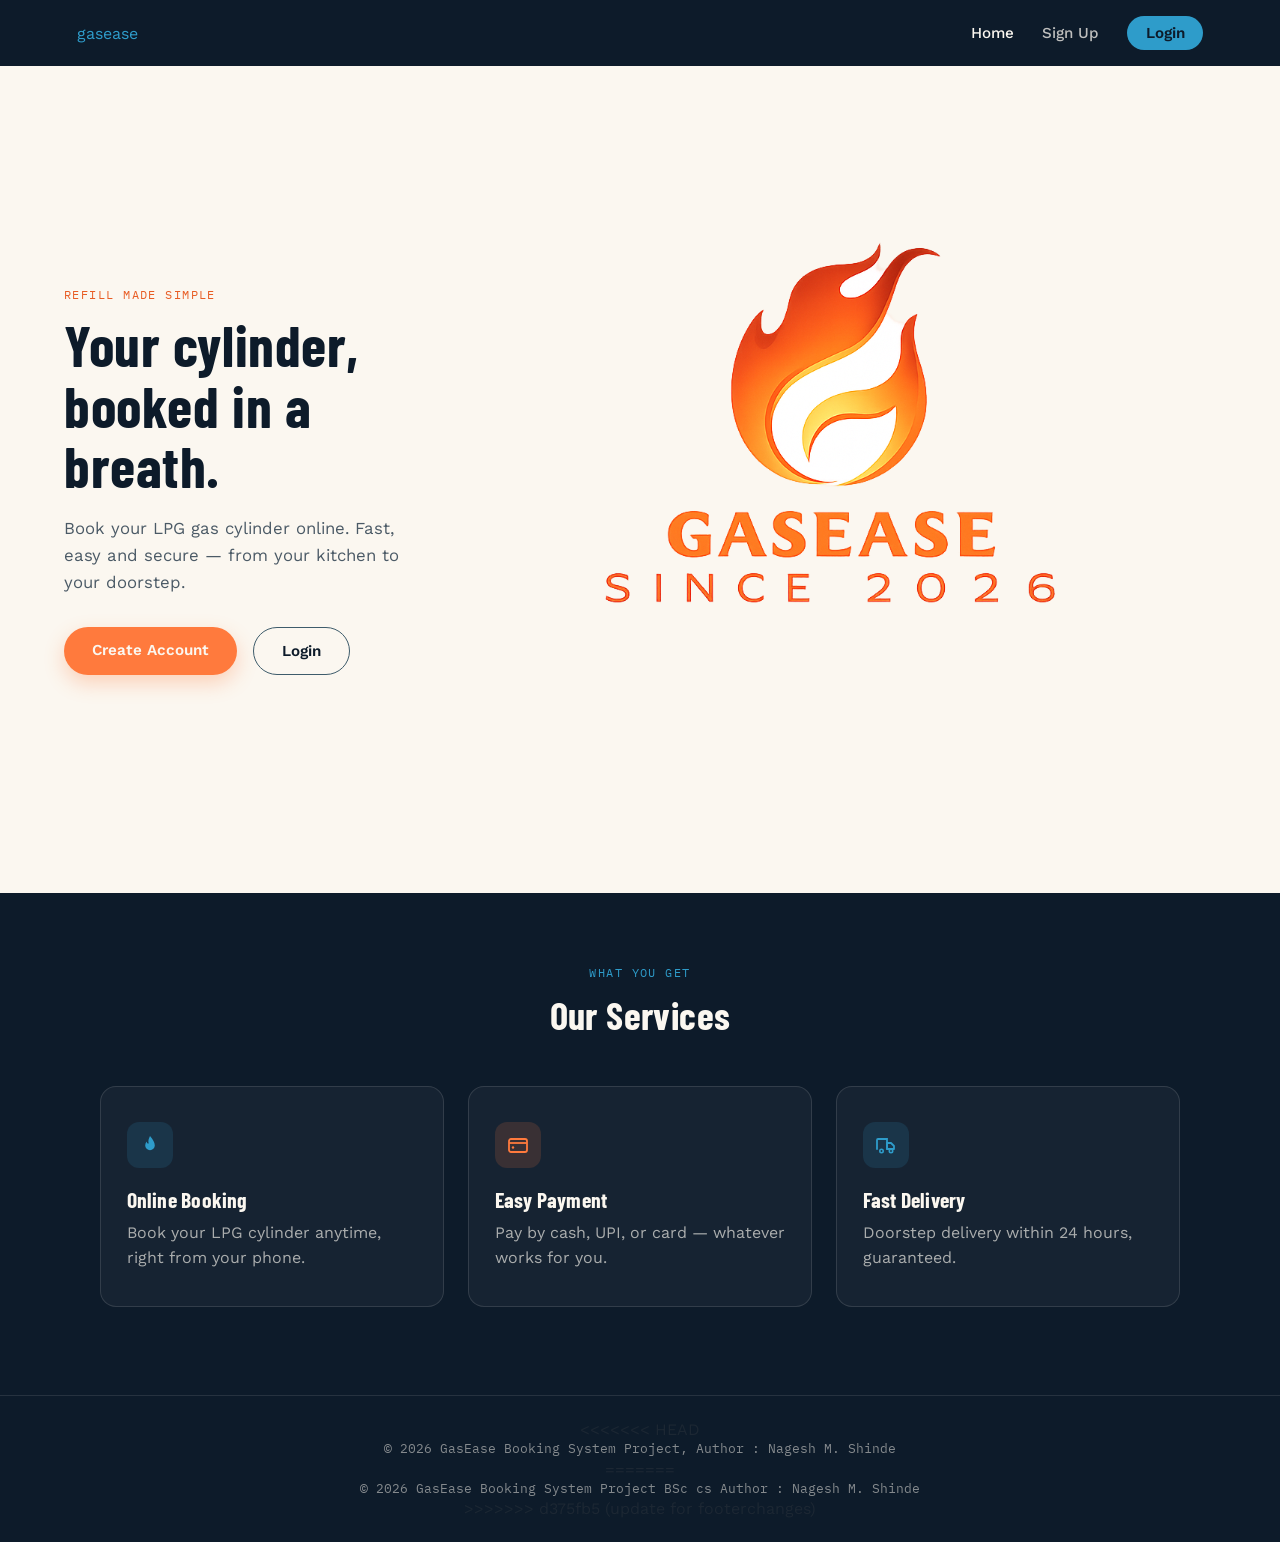
<file: index.html>
<!DOCTYPE html>
<html lang="en">
<head>
    <meta charset="UTF-8">
    <meta name="viewport" content="width=device-width, initial-scale=1.0">
    <title>GasEase - Home</title>
    <link rel="preconnect" href="https://fonts.googleapis.com">
    <link href="https://fonts.googleapis.com/css2?family=Barlow+Condensed:wght@600;700&family=Work+Sans:wght@400;500;600&family=IBM+Plex+Mono:wght@500&display=swap" rel="stylesheet">
    <link rel="stylesheet" href="style.css">
</head>
<body>

<header>
    <div class="header-inner">
        <div class="brand">
            gasease
            <!-- <img src="logo.png" alt="GasEase" class="brand-mark"> -->
        </div>

        <nav>
            <a href="index.html" class="active">Home</a>
            <a href="register.html">Sign Up</a>
            <a href="login.html" class="btn-nav">Login</a>
        </nav>
    </div>
</header>

<section class="hero">
    <div class="hero-text">
        <span class="eyebrow">Refill made simple</span>
        <h2>Your cylinder, <br>booked in a breath.</h2>
        <p>
            Book your LPG gas cylinder online. Fast, easy and secure —
            from your kitchen to your doorstep.
        </p>

        <div class="hero-actions">
            <a href="register.html" class="btn btn-primary">Create Account</a>
            <a href="login.html" class="btn btn-secondary">Login</a>
        </div>
    </div>

    <div class="hero-graphic">
        <div class="hero-graphic-glow" aria-hidden="true"></div>
        <img src="logo.png" alt="GasEase LPG cylinder illustration" class="hero-cylinder">
    </div>
</section>

<section class="services">
    <span class="eyebrow center">What you get</span>
    <h2 class="section-title">Our Services</h2>

    <div class="card-grid">

        <div class="card">
            <span class="card-badge badge-blue" aria-hidden="true">
                <svg viewBox="0 0 24 24" fill="none"><path d="M12 3c3 3.6 4.8 6.4 4.8 9.4a4.8 4.8 0 1 1-9.6 0c0-1.4.5-2.6 1.3-3.9.3 1.6 1.4 2.4 2.2 1.9-.9-2.9.3-5.3 1.3-7.4z" fill="currentColor"/></svg>
            </span>
            <h3>Online Booking</h3>
            <p>Book your LPG cylinder anytime, right from your phone.</p>
        </div>

        <div class="card">
            <span class="card-badge badge-orange" aria-hidden="true">
                <svg viewBox="0 0 24 24" fill="none"><rect x="3" y="6" width="18" height="13" rx="2" stroke="currentColor" stroke-width="1.8"/><path d="M3 10h18" stroke="currentColor" stroke-width="1.8"/><circle cx="7" cy="14.5" r="1.2" fill="currentColor"/></svg>
            </span>
            <h3>Easy Payment</h3>
            <p>Pay by cash, UPI, or card — whatever works for you.</p>
        </div>

        <div class="card">
            <span class="card-badge badge-blue" aria-hidden="true">
                <svg viewBox="0 0 24 24" fill="none"><path d="M3 16V7a1 1 0 0 1 1-1h9v10" stroke="currentColor" stroke-width="1.8" stroke-linecap="round"/><path d="M13 10h4l3 3v3h-7z" stroke="currentColor" stroke-width="1.8" stroke-linejoin="round"/><circle cx="7.5" cy="18" r="1.7" stroke="currentColor" stroke-width="1.6"/><circle cx="17" cy="18" r="1.7" stroke="currentColor" stroke-width="1.6"/></svg>
            </span>
            <h3>Fast Delivery</h3>
            <p>Doorstep delivery within 24 hours, guaranteed.</p>
        </div>

    </div>
</section>

<footer>
    
<<<<<<< HEAD
    <p>© 2026 GasEase Booking System Project, Author : Nagesh M. Shinde </p>
=======
    <p>© 2026 GasEase Booking System Project BSc cs Author : Nagesh M. Shinde</p>
>>>>>>> d375fb5 (update for footerchanges)
</footer>

</body>
</html>
</file>
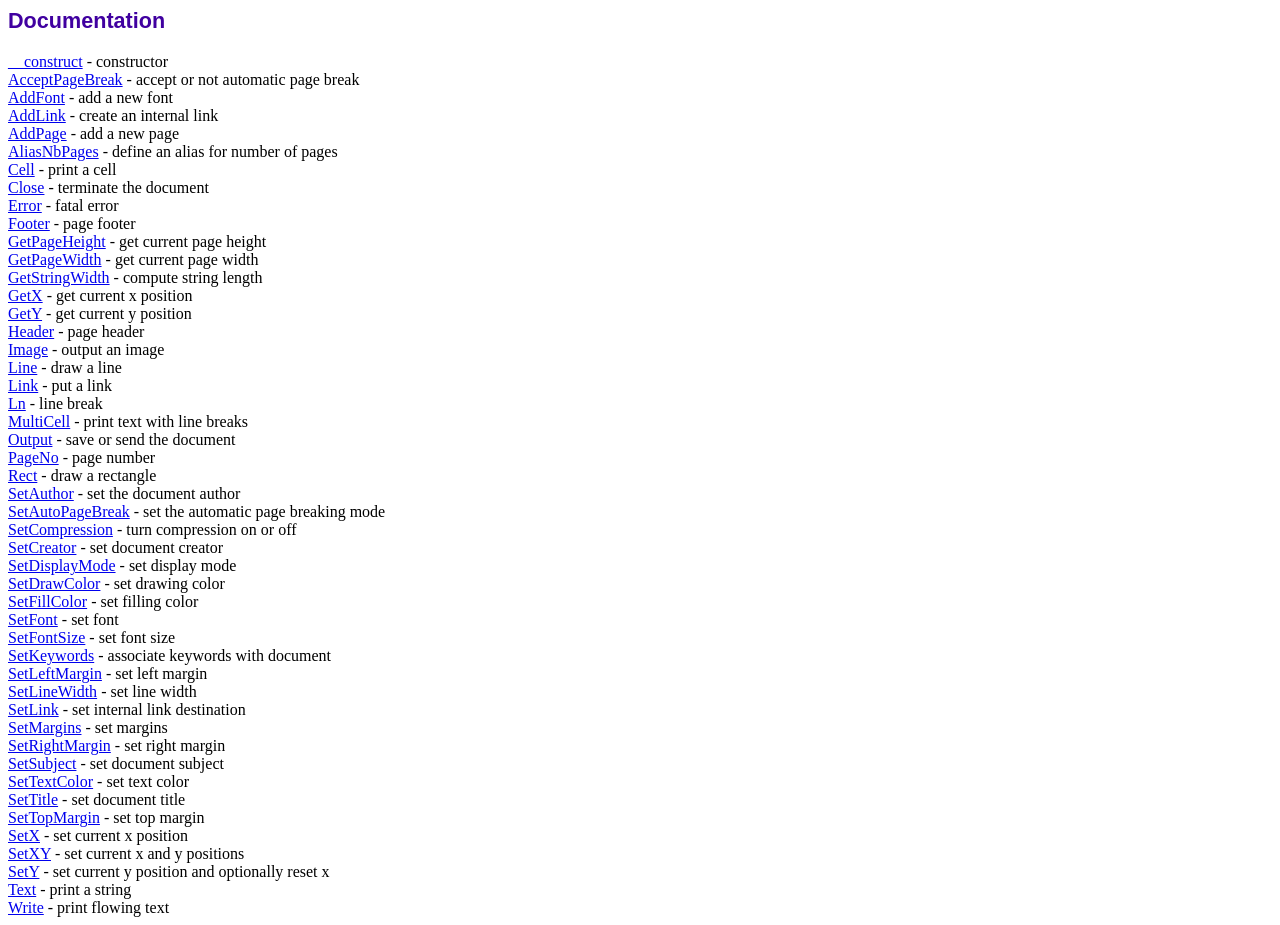
<file: fpdf/doc/index.htm>
<!DOCTYPE html PUBLIC "-//W3C//DTD HTML 4.01 Transitional//EN">
<html>
<head>
<meta http-equiv="Content-Type" content="text/html; charset=UTF-8">
<title>Documentation</title>
<link type="text/css" rel="stylesheet" href="../fpdf.css">
</head>
<body>
<h1>Documentation</h1>
<a href="__construct.htm">__construct</a> - constructor<br>
<a href="acceptpagebreak.htm">AcceptPageBreak</a> - accept or not automatic page break<br>
<a href="addfont.htm">AddFont</a> - add a new font<br>
<a href="addlink.htm">AddLink</a> - create an internal link<br>
<a href="addpage.htm">AddPage</a> - add a new page<br>
<a href="aliasnbpages.htm">AliasNbPages</a> - define an alias for number of pages<br>
<a href="cell.htm">Cell</a> - print a cell<br>
<a href="close.htm">Close</a> - terminate the document<br>
<a href="error.htm">Error</a> - fatal error<br>
<a href="footer.htm">Footer</a> - page footer<br>
<a href="getpageheight.htm">GetPageHeight</a> - get current page height<br>
<a href="getpagewidth.htm">GetPageWidth</a> - get current page width<br>
<a href="getstringwidth.htm">GetStringWidth</a> - compute string length<br>
<a href="getx.htm">GetX</a> - get current x position<br>
<a href="gety.htm">GetY</a> - get current y position<br>
<a href="header.htm">Header</a> - page header<br>
<a href="image.htm">Image</a> - output an image<br>
<a href="line.htm">Line</a> - draw a line<br>
<a href="link.htm">Link</a> - put a link<br>
<a href="ln.htm">Ln</a> - line break<br>
<a href="multicell.htm">MultiCell</a> - print text with line breaks<br>
<a href="output.htm">Output</a> - save or send the document<br>
<a href="pageno.htm">PageNo</a> - page number<br>
<a href="rect.htm">Rect</a> - draw a rectangle<br>
<a href="setauthor.htm">SetAuthor</a> - set the document author<br>
<a href="setautopagebreak.htm">SetAutoPageBreak</a> - set the automatic page breaking mode<br>
<a href="setcompression.htm">SetCompression</a> - turn compression on or off<br>
<a href="setcreator.htm">SetCreator</a> - set document creator<br>
<a href="setdisplaymode.htm">SetDisplayMode</a> - set display mode<br>
<a href="setdrawcolor.htm">SetDrawColor</a> - set drawing color<br>
<a href="setfillcolor.htm">SetFillColor</a> - set filling color<br>
<a href="setfont.htm">SetFont</a> - set font<br>
<a href="setfontsize.htm">SetFontSize</a> - set font size<br>
<a href="setkeywords.htm">SetKeywords</a> - associate keywords with document<br>
<a href="setleftmargin.htm">SetLeftMargin</a> - set left margin<br>
<a href="setlinewidth.htm">SetLineWidth</a> - set line width<br>
<a href="setlink.htm">SetLink</a> - set internal link destination<br>
<a href="setmargins.htm">SetMargins</a> - set margins<br>
<a href="setrightmargin.htm">SetRightMargin</a> - set right margin<br>
<a href="setsubject.htm">SetSubject</a> - set document subject<br>
<a href="settextcolor.htm">SetTextColor</a> - set text color<br>
<a href="settitle.htm">SetTitle</a> - set document title<br>
<a href="settopmargin.htm">SetTopMargin</a> - set top margin<br>
<a href="setx.htm">SetX</a> - set current x position<br>
<a href="setxy.htm">SetXY</a> - set current x and y positions<br>
<a href="sety.htm">SetY</a> - set current y position and optionally reset x<br>
<a href="text.htm">Text</a> - print a string<br>
<a href="write.htm">Write</a> - print flowing text<br>
</body>
</html>
</file>
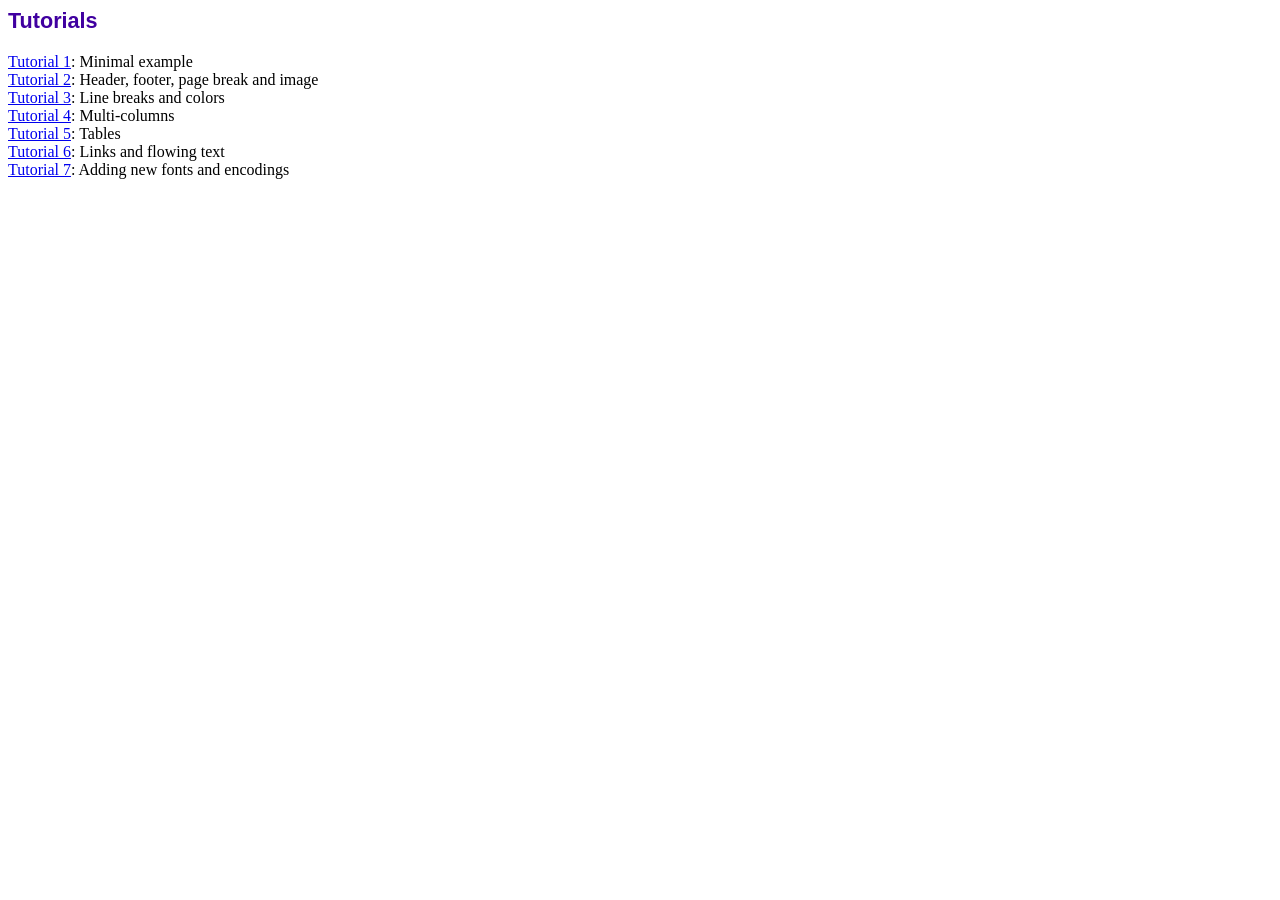
<file: fpdf/tutorial/index.htm>
<!DOCTYPE html PUBLIC "-//W3C//DTD HTML 4.01 Transitional//EN">
<html>
<head>
<meta http-equiv="Content-Type" content="text/html; charset=UTF-8">
<title>Tutorials</title>
<link type="text/css" rel="stylesheet" href="../fpdf.css">
</head>
<body>
<h1>Tutorials</h1>
<ul style="list-style-type:none; margin-left:0; padding-left:0">
<li><a href="tuto1.htm">Tutorial 1</a>: Minimal example</li>
<li><a href="tuto2.htm">Tutorial 2</a>: Header, footer, page break and image</li>
<li><a href="tuto3.htm">Tutorial 3</a>: Line breaks and colors</li>
<li><a href="tuto4.htm">Tutorial 4</a>: Multi-columns</li>
<li><a href="tuto5.htm">Tutorial 5</a>: Tables</li>
<li><a href="tuto6.htm">Tutorial 6</a>: Links and flowing text</li>
<li><a href="tuto7.htm">Tutorial 7</a>: Adding new fonts and encodings</li>
</ul>
</body>
</html>
</file>
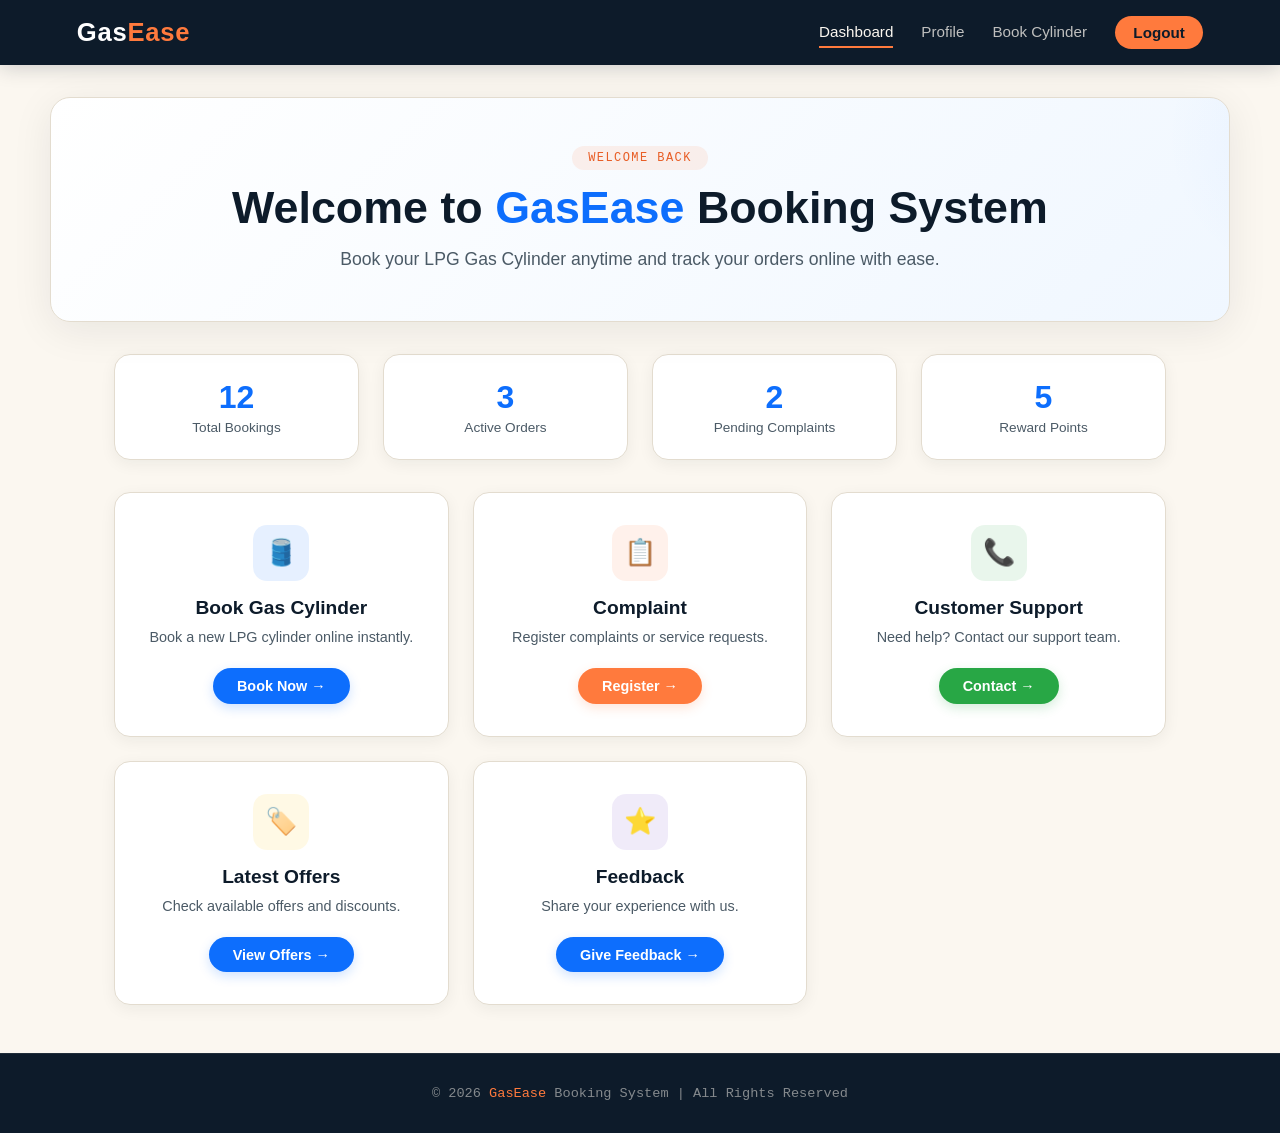
<file: index1.html>
<!DOCTYPE html>
<html lang="en">
<head>
<meta charset="UTF-8">
<meta name="viewport" content="width=device-width, initial-scale=1.0">
<title>GasEase - User Dashboard</title>

<style>
/* ===== Design Tokens ===== */
:root {
    --primary: #0D6EFD;
    --primary-dark: #084298;
    --primary-light: #4B9EFF;
    --secondary: #FF7A3D;
    --secondary-dark: #E85D25;
    --success: #28A745;
    --warning: #FFC107;
    --danger: #DC3545;
    --navy: #0D1B2A;
    --cream: #FBF7F0;
    --ink: #1C2733;
    --ink-soft: #4B5A66;
    --border: #E3DCCF;
    --shadow: rgba(13, 27, 42, 0.10);
    
    --font-display: 'Arial Black', Arial, sans-serif;
    --font-body: 'Segoe UI', Arial, sans-serif;
}

/* ===== Reset & Base ===== */
* {
    margin: 0;
    padding: 0;
    box-sizing: border-box;
}

body {
    font-family: var(--font-body);
    background: var(--cream);
    color: var(--ink);
    -webkit-font-smoothing: antialiased;
}

/* ===== Header ===== */
header {
    background: var(--navy);
    color: white;
    padding: 0 6vw;
    position: sticky;
    top: 0;
    z-index: 10;
    box-shadow: 0 2px 20px rgba(13, 27, 42, 0.2);
}

.header-inner {
    max-width: 1180px;
    margin: 0 auto;
    display: flex;
    justify-content: space-between;
    align-items: center;
    padding: 1rem 0;
}

header .brand {
    display: flex;
    align-items: center;
    gap: 0.6rem;
}

header .brand-icon {
    width: 38px;
    height: 38px;
    background: var(--secondary);
    border-radius: 10px;
    display: flex;
    align-items: center;
    justify-content: center;
    font-size: 20px;
    font-weight: bold;
    color: white;
}

header h2 {
    font-family: var(--font-display);
    font-size: 1.6rem;
    letter-spacing: 0.03em;
    color: white;
}

header h2 span {
    color: var(--secondary);
}

nav {
    display: flex;
    align-items: center;
    gap: 1.75rem;
}

nav a {
    color: rgba(251, 247, 240, 0.75);
    text-decoration: none;
    font-weight: 500;
    font-size: 0.95rem;
    transition: color 0.15s ease;
    padding: 0.4rem 0;
    border-bottom: 2px solid transparent;
}

nav a:hover {
    color: var(--cream);
    border-bottom-color: var(--secondary);
}

nav a.active {
    color: var(--cream);
    border-bottom-color: var(--secondary);
}

nav a.btn-logout {
    background: var(--secondary);
    color: var(--navy);
    padding: 0.5rem 1.15rem;
    border-radius: 999px;
    font-weight: 600;
    border-bottom: none;
}

nav a.btn-logout:hover {
    background: var(--secondary-dark);
    color: white;
    border-bottom: none;
}

/* ===== Banner ===== */
.banner {
    max-width: 1180px;
    margin: 2rem auto 2rem;
    padding: 3rem 4rem;
    background: linear-gradient(135deg, #FFFFFF 0%, #F0F7FF 100%);
    border-radius: 20px;
    box-shadow: 0 8px 40px rgba(13, 27, 42, 0.08);
    border: 1px solid var(--border);
    text-align: center;
    position: relative;
    overflow: hidden;
}

.banner::before {
    content: '';
    position: absolute;
    top: -50%;
    right: -20%;
    width: 300px;
    height: 300px;
    background: radial-gradient(circle, rgba(13, 110, 253, 0.05) 0%, transparent 70%);
    border-radius: 50%;
}

.banner .eyebrow {
    display: inline-block;
    font-family: 'Courier New', monospace;
    font-size: 0.75rem;
    letter-spacing: 0.12em;
    text-transform: uppercase;
    color: var(--secondary-dark);
    margin-bottom: 0.75rem;
    background: rgba(255, 122, 61, 0.10);
    padding: 0.3rem 1rem;
    border-radius: 999px;
}

.banner h1 {
    font-family: var(--font-display);
    font-size: clamp(2rem, 3.5vw, 2.8rem);
    color: var(--navy);
    margin-bottom: 0.75rem;
}

.banner h1 span {
    color: var(--primary);
}

.banner p {
    font-size: 1.1rem;
    color: var(--ink-soft);
    max-width: 600px;
    margin: 0 auto;
    line-height: 1.6;
}

/* ===== Dashboard Stats ===== */
.stats-grid {
    max-width: 1180px;
    margin: 0 auto 2rem;
    display: grid;
    grid-template-columns: repeat(auto-fit, minmax(200px, 1fr));
    gap: 1.5rem;
    padding: 0 5%;
}

.stat-card {
    background: white;
    padding: 1.5rem;
    border-radius: 16px;
    text-align: center;
    border: 1px solid var(--border);
    box-shadow: 0 4px 16px rgba(13, 27, 42, 0.06);
    transition: transform 0.2s ease, box-shadow 0.2s ease;
}

.stat-card:hover {
    transform: translateY(-4px);
    box-shadow: 0 8px 24px rgba(13, 27, 42, 0.10);
}

.stat-card .stat-number {
    font-family: var(--font-display);
    font-size: 2rem;
    color: var(--primary);
    font-weight: bold;
}

.stat-card .stat-label {
    font-size: 0.85rem;
    color: var(--ink-soft);
    margin-top: 0.25rem;
}

/* ===== Card Grid ===== */
.container {
    max-width: 1180px;
    margin: 0 auto 3rem;
    padding: 0 5%;
    display: grid;
    grid-template-columns: repeat(auto-fit, minmax(260px, 1fr));
    gap: 1.5rem;
}

.card {
    background: white;
    border-radius: 16px;
    padding: 2rem 1.5rem;
    text-align: center;
    border: 1px solid var(--border);
    box-shadow: 0 4px 16px rgba(13, 27, 42, 0.06);
    transition: transform 0.2s ease, box-shadow 0.2s ease, border-color 0.2s ease;
    position: relative;
    overflow: hidden;
}

.card::before {
    content: '';
    position: absolute;
    top: 0;
    left: 0;
    right: 0;
    height: 4px;
    background: var(--primary);
    opacity: 0;
    transition: opacity 0.2s ease;
}

.card:hover {
    transform: translateY(-6px);
    box-shadow: 0 12px 40px rgba(13, 27, 42, 0.10);
    border-color: var(--primary-light);
}

.card:hover::before {
    opacity: 1;
}

/* Different card accent colors */
.card:nth-child(1)::before { background: var(--primary); }
.card:nth-child(2)::before { background: var(--secondary); }
.card:nth-child(3)::before { background: var(--success); }
.card:nth-child(4)::before { background: var(--warning); }
.card:nth-child(5)::before { background: #6F42C1; }
.card:nth-child(6)::before { background: var(--danger); }

.card .icon {
    width: 56px;
    height: 56px;
    border-radius: 14px;
    display: flex;
    align-items: center;
    justify-content: center;
    margin: 0 auto 1rem;
    font-size: 26px;
    background: rgba(13, 110, 253, 0.10);
    color: var(--primary);
}

.card:nth-child(2) .icon { background: rgba(255, 122, 61, 0.10); color: var(--secondary); }
.card:nth-child(3) .icon { background: rgba(40, 167, 69, 0.10); color: var(--success); }
.card:nth-child(4) .icon { background: rgba(255, 193, 7, 0.10); color: #D4A000; }
.card:nth-child(5) .icon { background: rgba(111, 66, 193, 0.10); color: #6F42C1; }
.card:nth-child(6) .icon { background: rgba(220, 53, 69, 0.10); color: var(--danger); }

.card h3 {
    font-family: var(--font-display);
    font-size: 1.2rem;
    color: var(--navy);
    margin-bottom: 0.5rem;
}

.card p {
    font-size: 0.9rem;
    color: var(--ink-soft);
    margin-bottom: 1.25rem;
    line-height: 1.5;
}

.card a {
    display: inline-block;
    text-decoration: none;
    background: var(--primary);
    color: white;
    padding: 0.6rem 1.5rem;
    border-radius: 999px;
    font-weight: 600;
    font-size: 0.9rem;
    transition: background 0.15s ease, transform 0.15s ease;
    box-shadow: 0 4px 12px rgba(13, 110, 253, 0.20);
}

.card a:hover {
    background: var(--primary-dark);
    transform: translateY(-2px);
}

.card:nth-child(2) a { background: var(--secondary); box-shadow: 0 4px 12px rgba(255, 122, 61, 0.20); }
.card:nth-child(2) a:hover { background: var(--secondary-dark); }

.card:nth-child(3) a { background: var(--success); box-shadow: 0 4px 12px rgba(40, 167, 69, 0.20); }
.card:nth-child(3) a:hover { background: #1E7E34; }

.card:nth-child(6) a { background: var(--danger); box-shadow: 0 4px 12px rgba(220, 53, 69, 0.20); }
.card:nth-child(6) a:hover { background: #C82333; }

/* ===== Footer ===== */
footer {
    background: var(--navy);
    color: white;
    text-align: center;
    padding: 2rem 6vw;
    border-top: 1px solid rgba(251, 247, 240, 0.08);
}

footer p {
    font-family: 'Courier New', monospace;
    font-size: 0.85rem;
    color: rgba(251, 247, 240, 0.5);
    margin: 0;
}

footer p span {
    color: var(--secondary);
}

/* ===== Responsive ===== */
@media (max-width: 860px) {
    header .header-inner {
        flex-direction: column;
        gap: 1rem;
        padding: 0.75rem 0;
    }

    nav {
        flex-wrap: wrap;
        justify-content: center;
        gap: 1rem;
    }

    .banner {
        padding: 2rem 1.5rem;
        margin: 1.5rem 5%;
    }

    .banner h1 {
        font-size: 1.8rem;
    }

    .container {
        grid-template-columns: repeat(auto-fit, minmax(200px, 1fr));
        padding: 0 5%;
        gap: 1rem;
    }

    .stats-grid {
        grid-template-columns: repeat(2, 1fr);
        padding: 0 5%;
    }
}

@media (max-width: 480px) {
    header h2 {
        font-size: 1.3rem;
    }

    nav a {
        font-size: 0.85rem;
    }

    .banner h1 {
        font-size: 1.4rem;
    }

    .banner p {
        font-size: 0.95rem;
    }

    .container {
        grid-template-columns: 1fr;
    }

    .stats-grid {
        grid-template-columns: 1fr 1fr;
        gap: 0.75rem;
    }

    .stat-card .stat-number {
        font-size: 1.5rem;
    }

    .card {
        padding: 1.5rem 1rem;
    }
}

/* ===== Focus Visibility ===== */
a:focus-visible {
    outline: 2px solid var(--primary);
    outline-offset: 2px;
}

/* ===== Scrollbar ===== */
::-webkit-scrollbar {
    width: 8px;
}
::-webkit-scrollbar-track {
    background: var(--cream);
}
::-webkit-scrollbar-thumb {
    background: var(--primary-light);
    border-radius: 4px;
}
::-webkit-scrollbar-thumb:hover {
    background: var(--primary);
}
</style>
</head>

<body>

<header>
    <div class="header-inner">
        <div class="brand">
        <!-- <div class="brand-icon">g</div> -->
            <h2>Gas<span>Ease</span></h2>
        </div>
        <nav>
            <a href="index.html" class="active">Dashboard</a>
            <a href="profile.php">Profile</a>
            <a href="booking.php">Book Cylinder</a>
            <a href="index.html" class="btn-logout">Logout</a>
        </nav>
    </div>
</header>

<!-- ===== Banner ===== -->
<div class="banner">
    <span class="eyebrow">Welcome Back</span>
    <h1>Welcome to <span>GasEase</span> Booking System</h1>
    <p>Book your LPG Gas Cylinder anytime and track your orders online with ease.</p>
</div>

<!-- ===== Quick Stats ===== -->
<div class="stats-grid">
    <div class="stat-card">
        <div class="stat-number">12</div>
        <div class="stat-label">Total Bookings</div>
    </div>
    <div class="stat-card">
        <div class="stat-number">3</div>
        <div class="stat-label">Active Orders</div>
    </div>
    <div class="stat-card">
        <div class="stat-number">2</div>
        <div class="stat-label">Pending Complaints</div>
    </div>
    <div class="stat-card">
        <div class="stat-number">5</div>
        <div class="stat-label">Reward Points</div>
    </div>
</div>

<!-- ===== Card Grid ===== -->
<div class="container">

    <div class="card">
        <div class="icon">🛢️</div>
        <h3>Book Gas Cylinder</h3>
        <p>Book a new LPG cylinder online instantly.</p>
        <a href="booking.php">Book Now →</a>
    </div>

    <!-- <div class="card">
        <div class="icon">💳</div>
        <h3>Online Payment</h3>
        <p>Pay booking amount securely online.</p>
        <a href="payment.php">Pay Now →</a>
    </div> -->

    <div class="card">
        <div class="icon">📋</div>
        <h3>Complaint</h3>
        <p>Register complaints or service requests.</p>
        <a href="complaint.php">Register →</a>
    </div>

    <div class="card">
        <div class="icon">📞</div>
        <h3>Customer Support</h3>
        <p>Need help? Contact our support team.</p>
        <a href="contact.php">Contact →</a>
    </div>

    <div class="card">
        <div class="icon">🏷️</div>
        <h3>Latest Offers</h3>
        <p>Check available offers and discounts.</p>
        <a href="offers.php">View Offers →</a>
    </div>

    <div class="card">
        <div class="icon">⭐</div>
        <h3>Feedback</h3>
        <p>Share your experience with us.</p>
        <a href="feedback.php">Give Feedback →</a>
    </div>

</div>

<footer>
    <p>© 2026 <span>GasEase</span> Booking System | All Rights Reserved</p>
</footer>

</body>
</html>
</file>
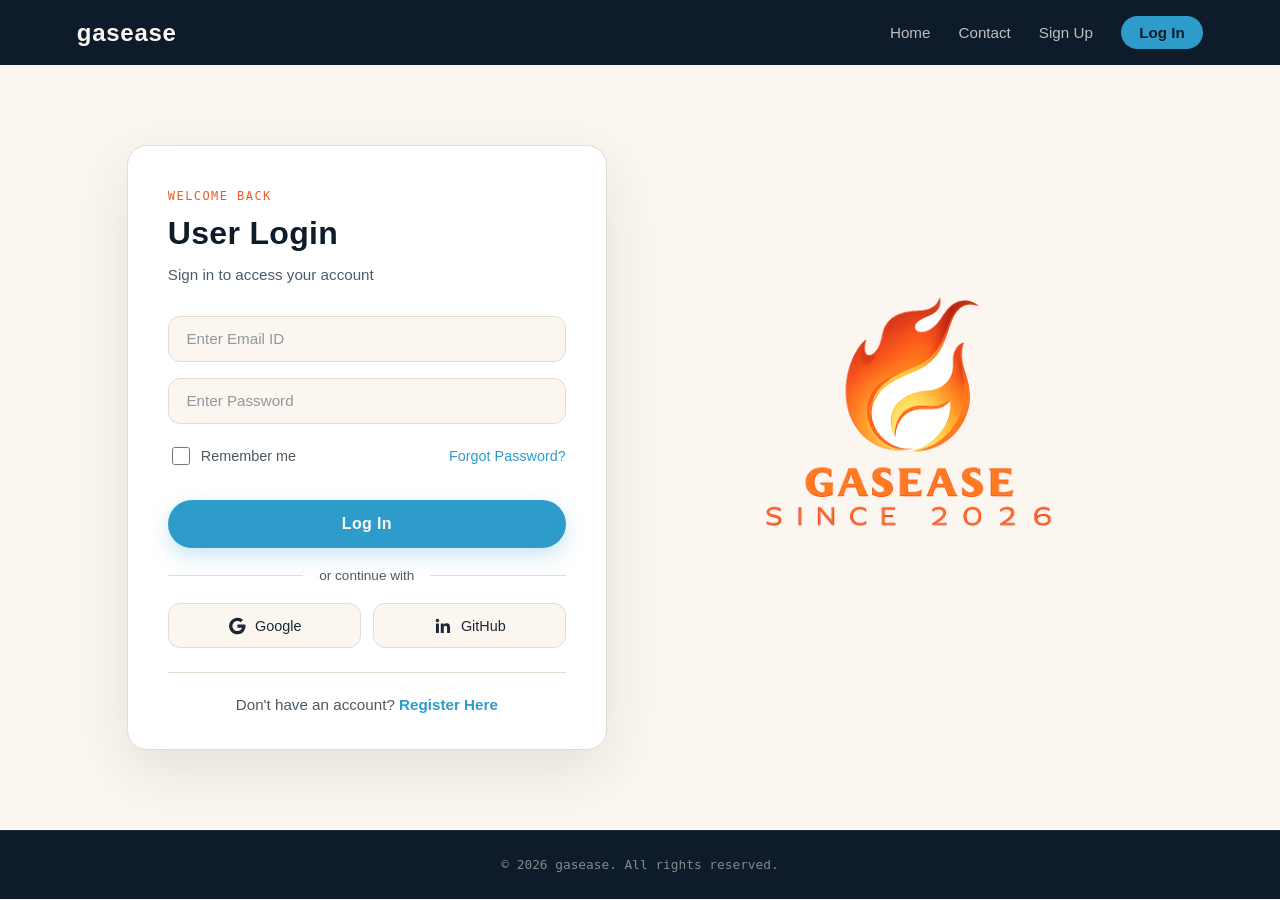
<file: login.html>
<!DOCTYPE html>
<html>
<head>
    <title>User Login</title>
    <link rel="stylesheet" href="style.css">
</head>
<body>

    <!-- ===== Header ===== -->
    <header>
        <div class="header-inner">
            <div class="brand">
               
                <h1>gasease</h1>
            </div>
            <nav>
                <a href="index.html">Home</a>
                <a href="contact.html">Contact</a>
                <a href="register.html">Sign Up</a>
                <a href="login.html" class="active btn-nav">Log In</a>
            </nav>
        </div>
    </header>

    <!-- ===== Login Form ===== -->
    <div class="login-container">
        <!-- Left: Form -->
        <div class="login-content">
            <div class="login-card">
                <span class="eyebrow">Welcome Back</span>
                <h2>User Login</h2>
                <p class="subtitle">Sign in to access your account</p>

                <form action="login.php" method="POST">
                    <input type="email" name="email" placeholder="Enter Email ID" required>
                    <input type="password" name="password" placeholder="Enter Password" required>
                    
                    <div class="login-options">
                        <label class="remember-me">
                            <input type="checkbox" name="remember">
                            Remember me
                        </label>
                        <a href="forgot-password.html" class="forgot-link">Forgot Password?</a>
                    </div>

                    <input type="submit" value="Log In">
                </form>

                <!-- Optional Divider -->
                <div class="divider">
                    <span>or continue with</span>
                </div>

                <!-- Optional Social Login -->
                <div class="social-login">
                    <button class="social-btn" type="button">
                        <svg viewBox="0 0 24 24" fill="currentColor">
                            <path d="M12.545,10.239v3.821h5.445c-0.712,2.315-2.647,3.972-5.445,3.972c-3.332,0-6.033-2.701-6.033-6.032s2.701-6.032,6.033-6.032c1.498,0,2.866,0.549,3.921,1.453l2.814-2.814C17.503,2.988,15.139,2,12.545,2C7.021,2,2.543,6.477,2.543,12s4.478,10,10.002,10c8.396,0,10.249-7.85,9.426-11.748L12.545,10.239z"/>
                        </svg>
                        Google
                    </button>
                    <button class="social-btn" type="button">
                        <svg viewBox="0 0 24 24" fill="currentColor">
                            <path d="M20.447,20.452h-3.554v-5.569c0-1.328-0.027-3.037-1.852-3.037c-1.853,0-2.136,1.445-2.136,2.939v5.667H9.351V9h3.414v1.561h0.046c0.477-0.9,1.637-1.85,3.37-1.85c3.601,0,4.267,2.37,4.267,5.455v6.286zM5.337,7.433c-1.144,0-2.063-0.926-2.063-2.065c0-1.138,0.92-2.063,2.063-2.063c1.14,0,2.064,0.925,2.064,2.063C7.401,6.507,6.477,7.433,5.337,7.433z M7.119,20.452H3.555V9h3.564V20.452z"/>
                        </svg>
                        GitHub
                    </button>
                </div>

                <div class="login-footer">
                    <p>Don't have an account? <a href="register.html">Register Here</a></p>
                </div>
            </div>
        </div>

        <!-- Right: Illustration -->
        <div class="login-illustration">
            <img src="logo.png" alt="Brand Illustration">
        </div>
    </div>

    <!-- ===== Footer ===== -->
    <footer>
        <p>&copy; 2026 gasease. All rights reserved.</p>
    </footer>

</body>
</html>
</file>
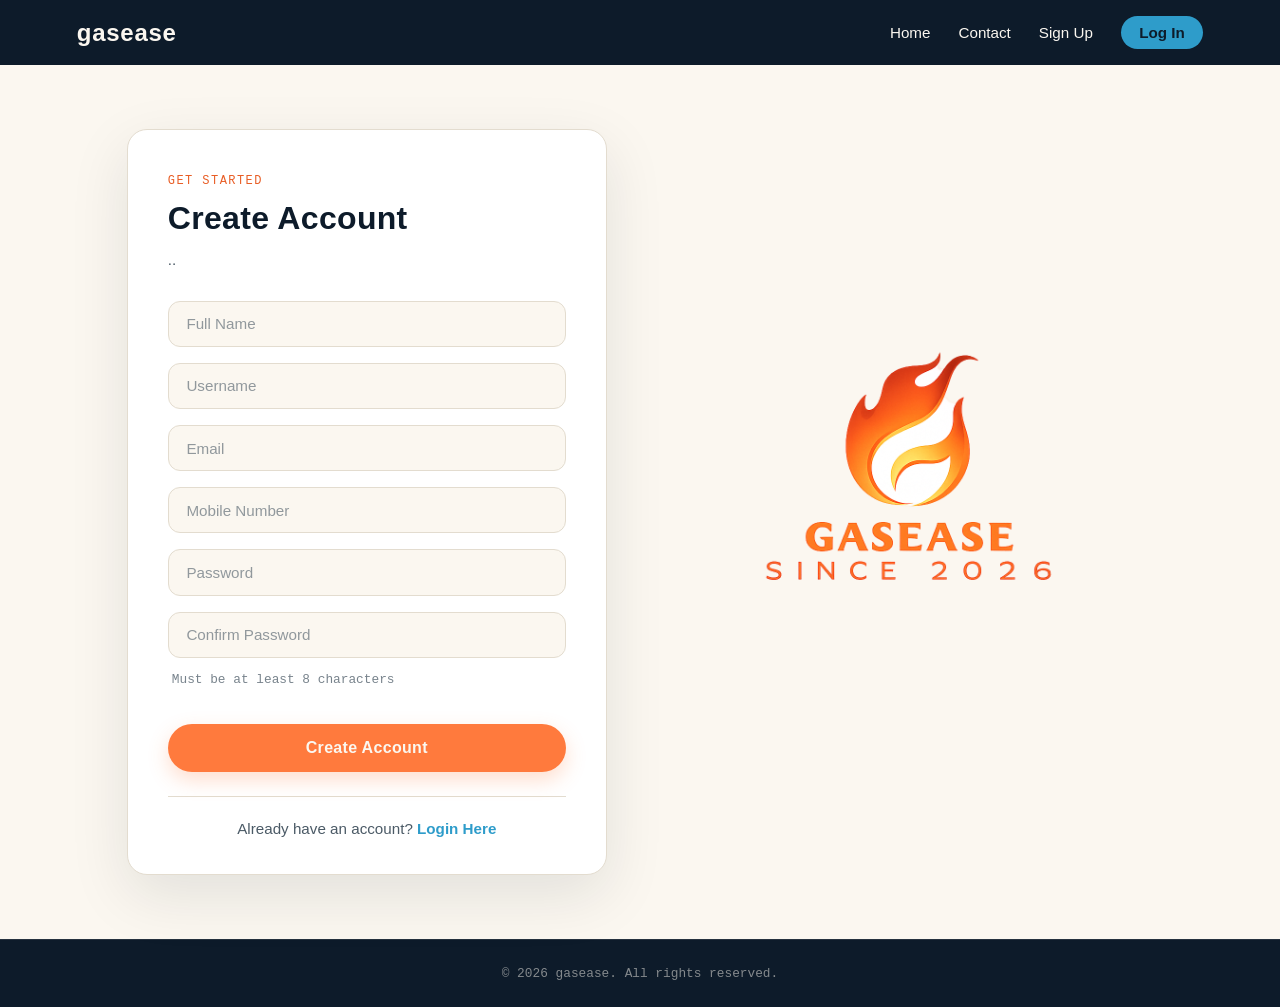
<file: register.html>
<!DOCTYPE html>
<html>
<head>
    <title>Create Account</title>
    <link rel="stylesheet" href="style.css">
</head>
<body>

    <!-- ===== Header ===== -->
    <header>
        <div class="header-inner">
            <div class="brand" color="badge-blue">
                <!-- <svg class="brand-mark" viewBox="0 0 34 34" fill="none">
                    <rect width="34" height="34" rx="8" fill="#2E9CCA"/>
                    <path d="M10 22L17 10L24 22H10Z" fill="#FBF7F0" opacity="0.9"/>
                    <circle cx="17" cy="17" r="4" fill="#FF7A3D"/>
                </svg> -->
                <h1>gasease</h1>
            </div>
            <nav>
                <a href="index.html" class="active">Home</a>
                <a href="contact.html" class="active">Contact</a>
                <a href="register.html" class="active">Sign Up</a>
                <a href="login.html" class="btn-nav">Log In</a>
            </nav>
        </div>
    </header>

    <!-- ===== Registration Form ===== -->
    <div class="form-container">
        <!-- Left: Form -->
        <div class="form-content">
            <div class="form-card">
                <span class="eyebrow">Get Started</span>
                <h2>Create Account</h2>
                <p class="subtitle">..</p>

                <form action="register.php" method="POST">
                    <input type="text" name="fullname" placeholder="Full Name" required>
                    <input type="text" name="username" placeholder="Username" required>
                    <input type="email" name="email" placeholder="Email" required>
                    <input type="text" name="mobile" placeholder="Mobile Number" required>
                    <input type="password" name="password" placeholder="Password" required>
                    <input type="password" name="confirm" placeholder="Confirm Password" required>
                    <p class="password-hint">Must be at least 8 characters</p>
                    <input type="submit" value="Create Account">
                </form>

                <div class="form-footer">
                    <p>Already have an account? <a href="login.html">Login Here</a></p>
                </div>
            </div>
        </div>

        <!-- Right: Illustration -->
        <div class="form-illustration">
            <img src="logo.png" alt="Brand Illustration">
        </div>
    </div>

    <!-- ===== Footer ===== -->
    <footer>
        <p>&copy; 2026 gasease. All rights reserved.</p>
    </footer>

</body>
</html>
</file>
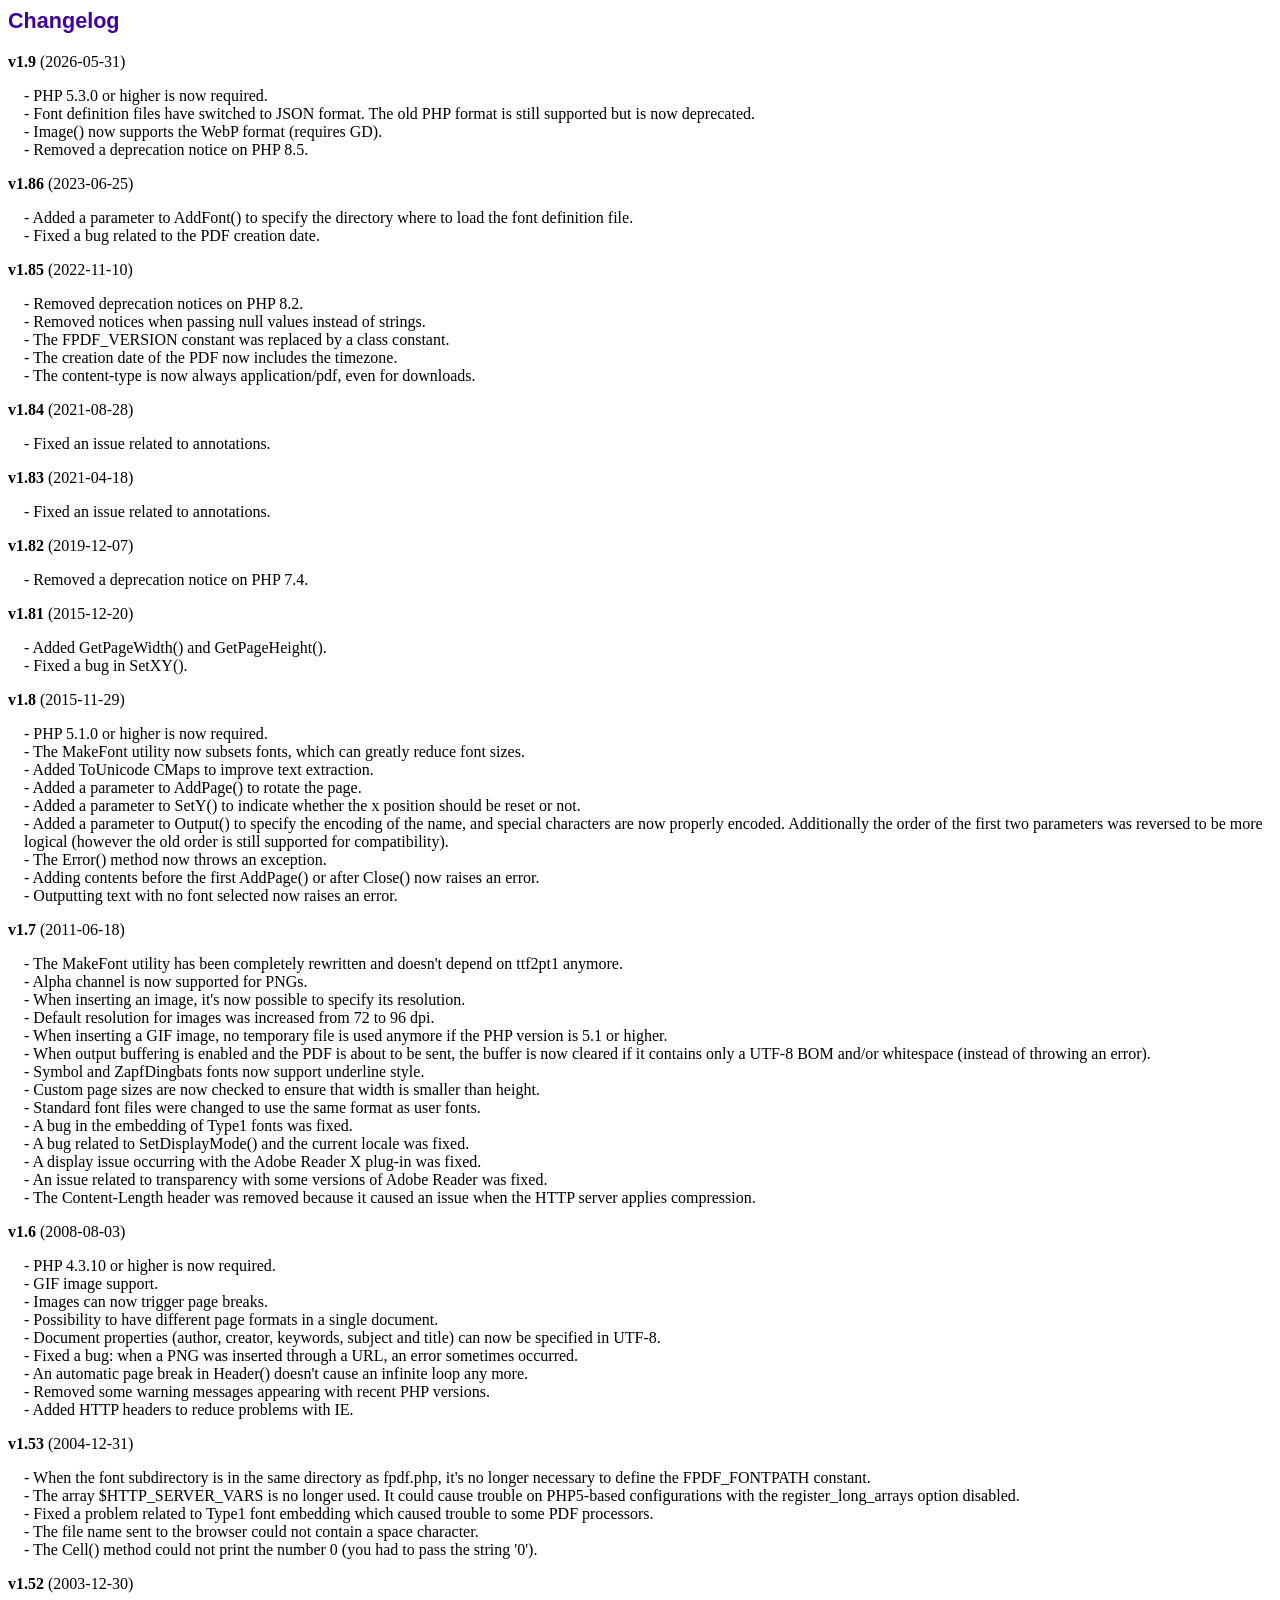
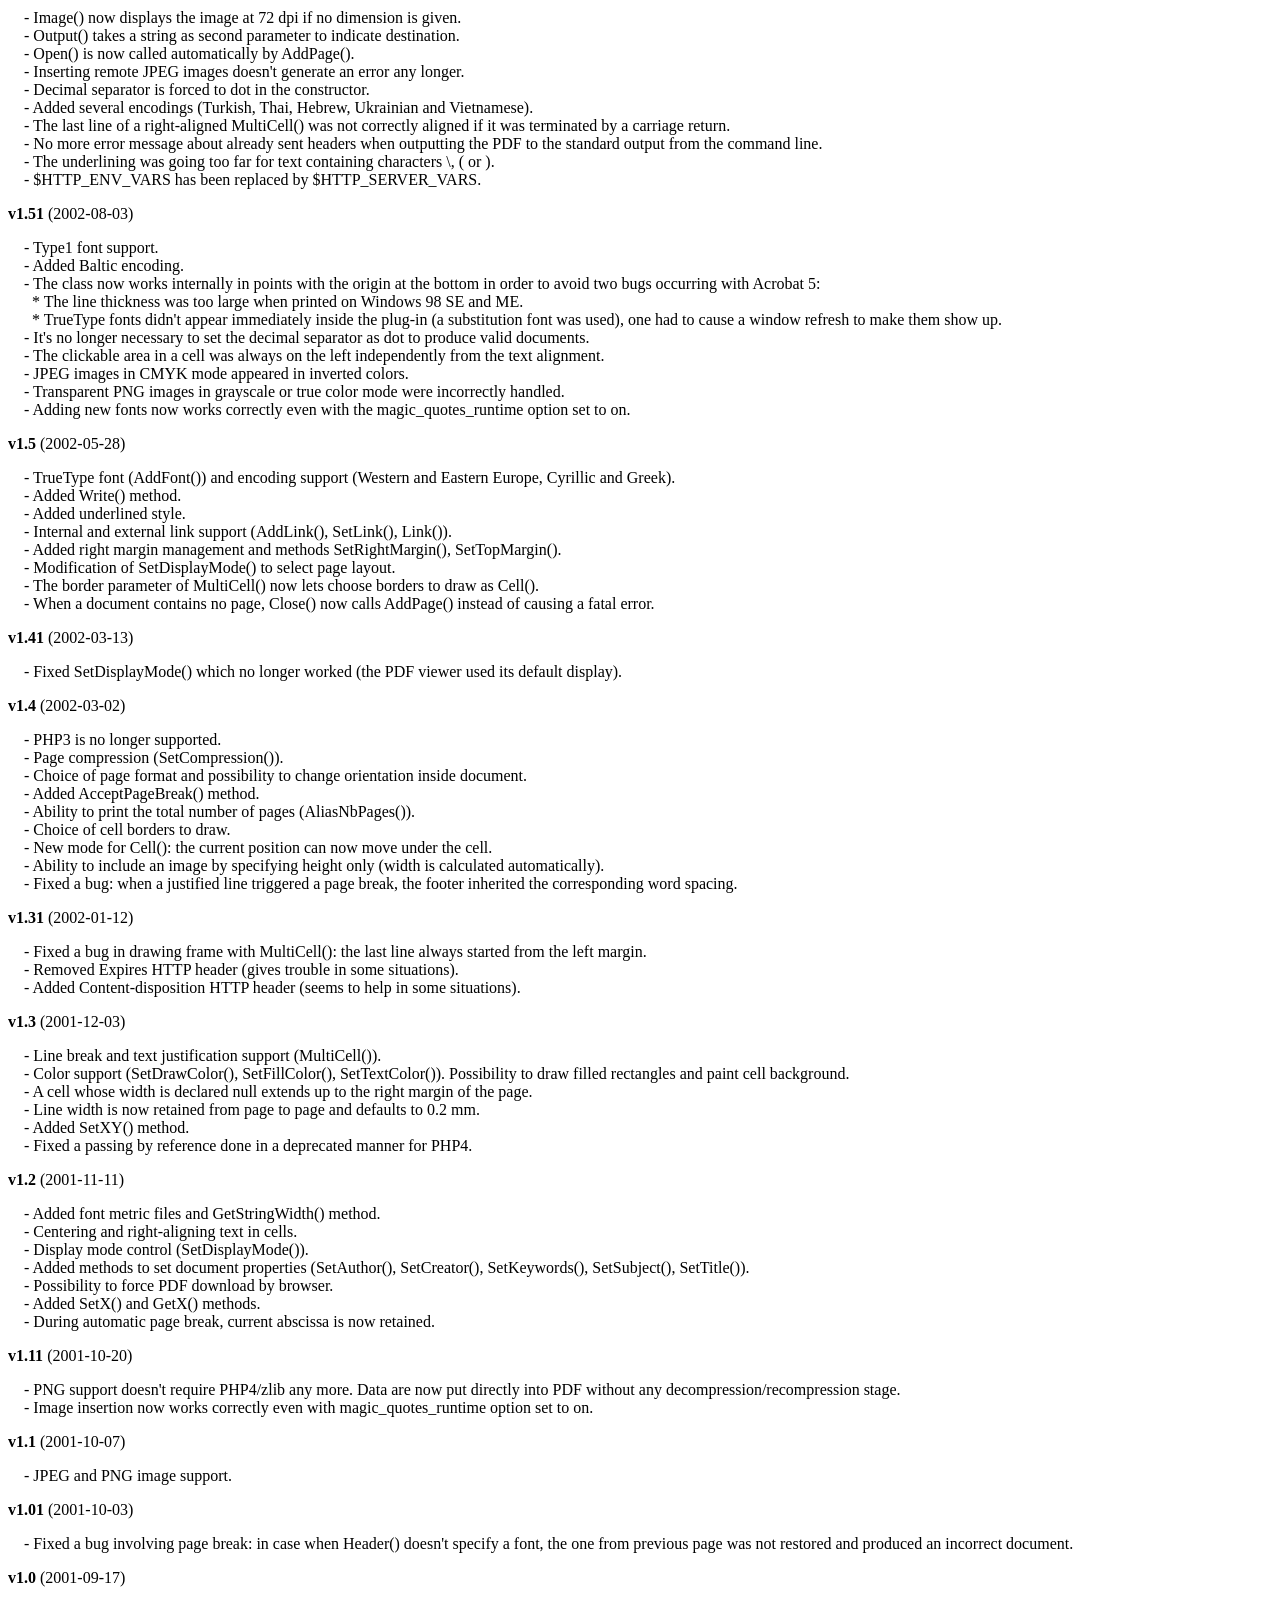
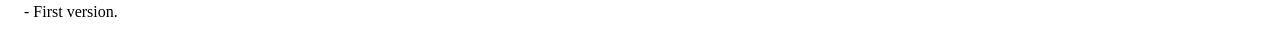
<file: fpdf/changelog.htm>
<!DOCTYPE html PUBLIC "-//W3C//DTD HTML 4.01 Transitional//EN">
<html>
<head>
<meta http-equiv="Content-Type" content="text/html; charset=UTF-8">
<title>Changelog</title>
<link type="text/css" rel="stylesheet" href="fpdf.css">
<style type="text/css">
dd {margin:1em 0 1em 1em}
</style>
</head>
<body>
<h1>Changelog</h1>
<dl>
<dt><strong>v1.9</strong> (2026-05-31)</dt>
<dd>
- PHP 5.3.0 or higher is now required.<br>
- Font definition files have switched to JSON format. The old PHP format is still supported but is now deprecated.<br>
- Image() now supports the WebP format (requires GD).<br>
- Removed a deprecation notice on PHP 8.5.<br>
</dd>
<dt><strong>v1.86</strong> (2023-06-25)</dt>
<dd>
- Added a parameter to AddFont() to specify the directory where to load the font definition file.<br>
- Fixed a bug related to the PDF creation date.<br>
</dd>
<dt><strong>v1.85</strong> (2022-11-10)</dt>
<dd>
- Removed deprecation notices on PHP 8.2.<br>
- Removed notices when passing null values instead of strings.<br>
- The FPDF_VERSION constant was replaced by a class constant.<br>
- The creation date of the PDF now includes the timezone.<br>
- The content-type is now always application/pdf, even for downloads.<br>
</dd>
<dt><strong>v1.84</strong> (2021-08-28)</dt>
<dd>
- Fixed an issue related to annotations.<br>
</dd>
<dt><strong>v1.83</strong> (2021-04-18)</dt>
<dd>
- Fixed an issue related to annotations.<br>
</dd>
<dt><strong>v1.82</strong> (2019-12-07)</dt>
<dd>
- Removed a deprecation notice on PHP 7.4.<br>
</dd>
<dt><strong>v1.81</strong> (2015-12-20)</dt>
<dd>
- Added GetPageWidth() and GetPageHeight().<br>
- Fixed a bug in SetXY().<br>
</dd>
<dt><strong>v1.8</strong> (2015-11-29)</dt>
<dd>
- PHP 5.1.0 or higher is now required.<br>
- The MakeFont utility now subsets fonts, which can greatly reduce font sizes.<br>
- Added ToUnicode CMaps to improve text extraction.<br>
- Added a parameter to AddPage() to rotate the page.<br>
- Added a parameter to SetY() to indicate whether the x position should be reset or not.<br>
- Added a parameter to Output() to specify the encoding of the name, and special characters are now properly encoded. Additionally the order of the first two parameters was reversed to be more logical (however the old order is still supported for compatibility).<br>
- The Error() method now throws an exception.<br>
- Adding contents before the first AddPage() or after Close() now raises an error.<br>
- Outputting text with no font selected now raises an error.<br>
</dd>
<dt><strong>v1.7</strong> (2011-06-18)</dt>
<dd>
- The MakeFont utility has been completely rewritten and doesn't depend on ttf2pt1 anymore.<br>
- Alpha channel is now supported for PNGs.<br>
- When inserting an image, it's now possible to specify its resolution.<br>
- Default resolution for images was increased from 72 to 96 dpi.<br>
- When inserting a GIF image, no temporary file is used anymore if the PHP version is 5.1 or higher.<br>
- When output buffering is enabled and the PDF is about to be sent, the buffer is now cleared if it contains only a UTF-8 BOM and/or whitespace (instead of throwing an error).<br>
- Symbol and ZapfDingbats fonts now support underline style.<br>
- Custom page sizes are now checked to ensure that width is smaller than height.<br>
- Standard font files were changed to use the same format as user fonts.<br>
- A bug in the embedding of Type1 fonts was fixed.<br>
- A bug related to SetDisplayMode() and the current locale was fixed.<br>
- A display issue occurring with the Adobe Reader X plug-in was fixed.<br>
- An issue related to transparency with some versions of Adobe Reader was fixed.<br>
- The Content-Length header was removed because it caused an issue when the HTTP server applies compression.<br>
</dd>
<dt><strong>v1.6</strong> (2008-08-03)</dt>
<dd>
- PHP 4.3.10 or higher is now required.<br>
- GIF image support.<br>
- Images can now trigger page breaks.<br>
- Possibility to have different page formats in a single document.<br>
- Document properties (author, creator, keywords, subject and title) can now be specified in UTF-8.<br>
- Fixed a bug: when a PNG was inserted through a URL, an error sometimes occurred.<br>
- An automatic page break in Header() doesn't cause an infinite loop any more.<br>
- Removed some warning messages appearing with recent PHP versions.<br>
- Added HTTP headers to reduce problems with IE.<br>
</dd>
<dt><strong>v1.53</strong> (2004-12-31)</dt>
<dd>
- When the font subdirectory is in the same directory as fpdf.php, it's no longer necessary to define the FPDF_FONTPATH constant.<br>
- The array $HTTP_SERVER_VARS is no longer used. It could cause trouble on PHP5-based configurations with the register_long_arrays option disabled.<br>
- Fixed a problem related to Type1 font embedding which caused trouble to some PDF processors.<br>
- The file name sent to the browser could not contain a space character.<br>
- The Cell() method could not print the number 0 (you had to pass the string '0').<br>
</dd>
<dt><strong>v1.52</strong> (2003-12-30)</dt>
<dd>
- Image() now displays the image at 72 dpi if no dimension is given.<br>
- Output() takes a string as second parameter to indicate destination.<br>
- Open() is now called automatically by AddPage().<br>
- Inserting remote JPEG images doesn't generate an error any longer.<br>
- Decimal separator is forced to dot in the constructor.<br>
- Added several encodings (Turkish, Thai, Hebrew, Ukrainian and Vietnamese).<br>
- The last line of a right-aligned MultiCell() was not correctly aligned if it was terminated by a carriage return.<br>
- No more error message about already sent headers when outputting the PDF to the standard output from the command line.<br>
- The underlining was going too far for text containing characters \, ( or ).<br>
- $HTTP_ENV_VARS has been replaced by $HTTP_SERVER_VARS.<br>
</dd>
<dt><strong>v1.51</strong> (2002-08-03)</dt>
<dd>
- Type1 font support.<br>
- Added Baltic encoding.<br>
- The class now works internally in points with the origin at the bottom in order to avoid two bugs occurring with Acrobat 5:<br>&nbsp;&nbsp;* The line thickness was too large when printed on Windows 98 SE and ME.<br>&nbsp;&nbsp;* TrueType fonts didn't appear immediately inside the plug-in (a substitution font was used), one had to cause a window refresh to make them show up.<br>
- It's no longer necessary to set the decimal separator as dot to produce valid documents.<br>
- The clickable area in a cell was always on the left independently from the text alignment.<br>
- JPEG images in CMYK mode appeared in inverted colors.<br>
- Transparent PNG images in grayscale or true color mode were incorrectly handled.<br>
- Adding new fonts now works correctly even with the magic_quotes_runtime option set to on.<br>
</dd>
<dt><strong>v1.5</strong> (2002-05-28)</dt>
<dd>
- TrueType font (AddFont()) and encoding support (Western and Eastern Europe, Cyrillic and Greek).<br>
- Added Write() method.<br>
- Added underlined style.<br>
- Internal and external link support (AddLink(), SetLink(), Link()).<br>
- Added right margin management and methods SetRightMargin(), SetTopMargin().<br>
- Modification of SetDisplayMode() to select page layout.<br>
- The border parameter of MultiCell() now lets choose borders to draw as Cell().<br>
- When a document contains no page, Close() now calls AddPage() instead of causing a fatal error.<br>
</dd>
<dt><strong>v1.41</strong> (2002-03-13)</dt>
<dd>
- Fixed SetDisplayMode() which no longer worked (the PDF viewer used its default display).<br>
</dd>
<dt><strong>v1.4</strong> (2002-03-02)</dt>
<dd>
- PHP3 is no longer supported.<br>
- Page compression (SetCompression()).<br>
- Choice of page format and possibility to change orientation inside document.<br>
- Added AcceptPageBreak() method.<br>
- Ability to print the total number of pages (AliasNbPages()).<br>
- Choice of cell borders to draw.<br>
- New mode for Cell(): the current position can now move under the cell.<br>
- Ability to include an image by specifying height only (width is calculated automatically).<br>
- Fixed a bug: when a justified line triggered a page break, the footer inherited the corresponding word spacing.<br>
</dd>
<dt><strong>v1.31</strong> (2002-01-12)</dt>
<dd>
- Fixed a bug in drawing frame with MultiCell(): the last line always started from the left margin.<br>
- Removed Expires HTTP header (gives trouble in some situations).<br>
- Added Content-disposition HTTP header (seems to help in some situations).<br>
</dd>
<dt><strong>v1.3</strong> (2001-12-03)</dt>
<dd>
- Line break and text justification support (MultiCell()).<br>
- Color support (SetDrawColor(), SetFillColor(), SetTextColor()). Possibility to draw filled rectangles and paint cell background.<br>
- A cell whose width is declared null extends up to the right margin of the page.<br>
- Line width is now retained from page to page and defaults to 0.2 mm.<br>
- Added SetXY() method.<br>
- Fixed a passing by reference done in a deprecated manner for PHP4.<br>
</dd>
<dt><strong>v1.2</strong> (2001-11-11)</dt>
<dd>
- Added font metric files and GetStringWidth() method.<br>
- Centering and right-aligning text in cells.<br>
- Display mode control (SetDisplayMode()).<br>
- Added methods to set document properties (SetAuthor(), SetCreator(), SetKeywords(), SetSubject(), SetTitle()).<br>
- Possibility to force PDF download by browser.<br>
- Added SetX() and GetX() methods.<br>
- During automatic page break, current abscissa is now retained.<br>
</dd>
<dt><strong>v1.11</strong> (2001-10-20)</dt>
<dd>
- PNG support doesn't require PHP4/zlib any more. Data are now put directly into PDF without any decompression/recompression stage.<br>
- Image insertion now works correctly even with magic_quotes_runtime option set to on.<br>
</dd>
<dt><strong>v1.1</strong> (2001-10-07)</dt>
<dd>
- JPEG and PNG image support.<br>
</dd>
<dt><strong>v1.01</strong> (2001-10-03)</dt>
<dd>
- Fixed a bug involving page break: in case when Header() doesn't specify a font, the one from previous page was not restored and produced an incorrect document.<br>
</dd>
<dt><strong>v1.0</strong> (2001-09-17)</dt>
<dd>
- First version.<br>
</dd>
</dl>
</body>
</html>
</file>
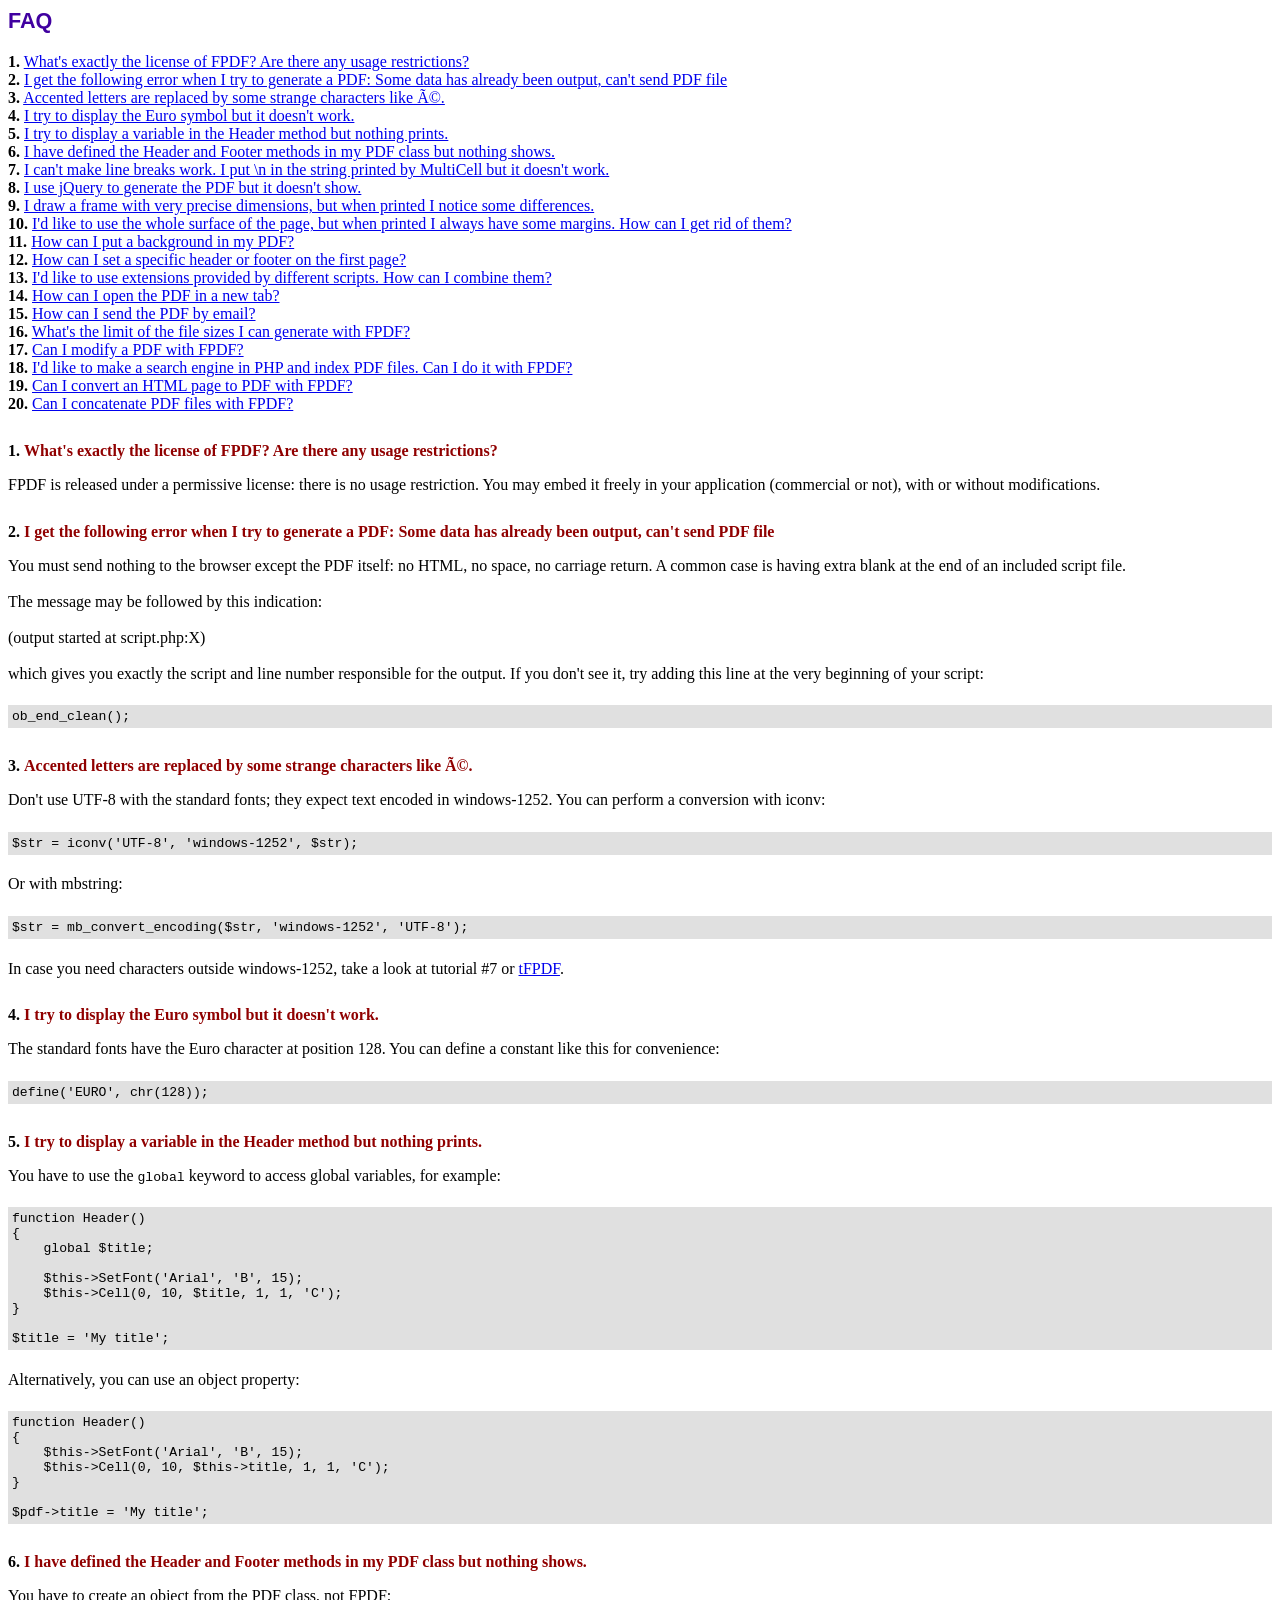
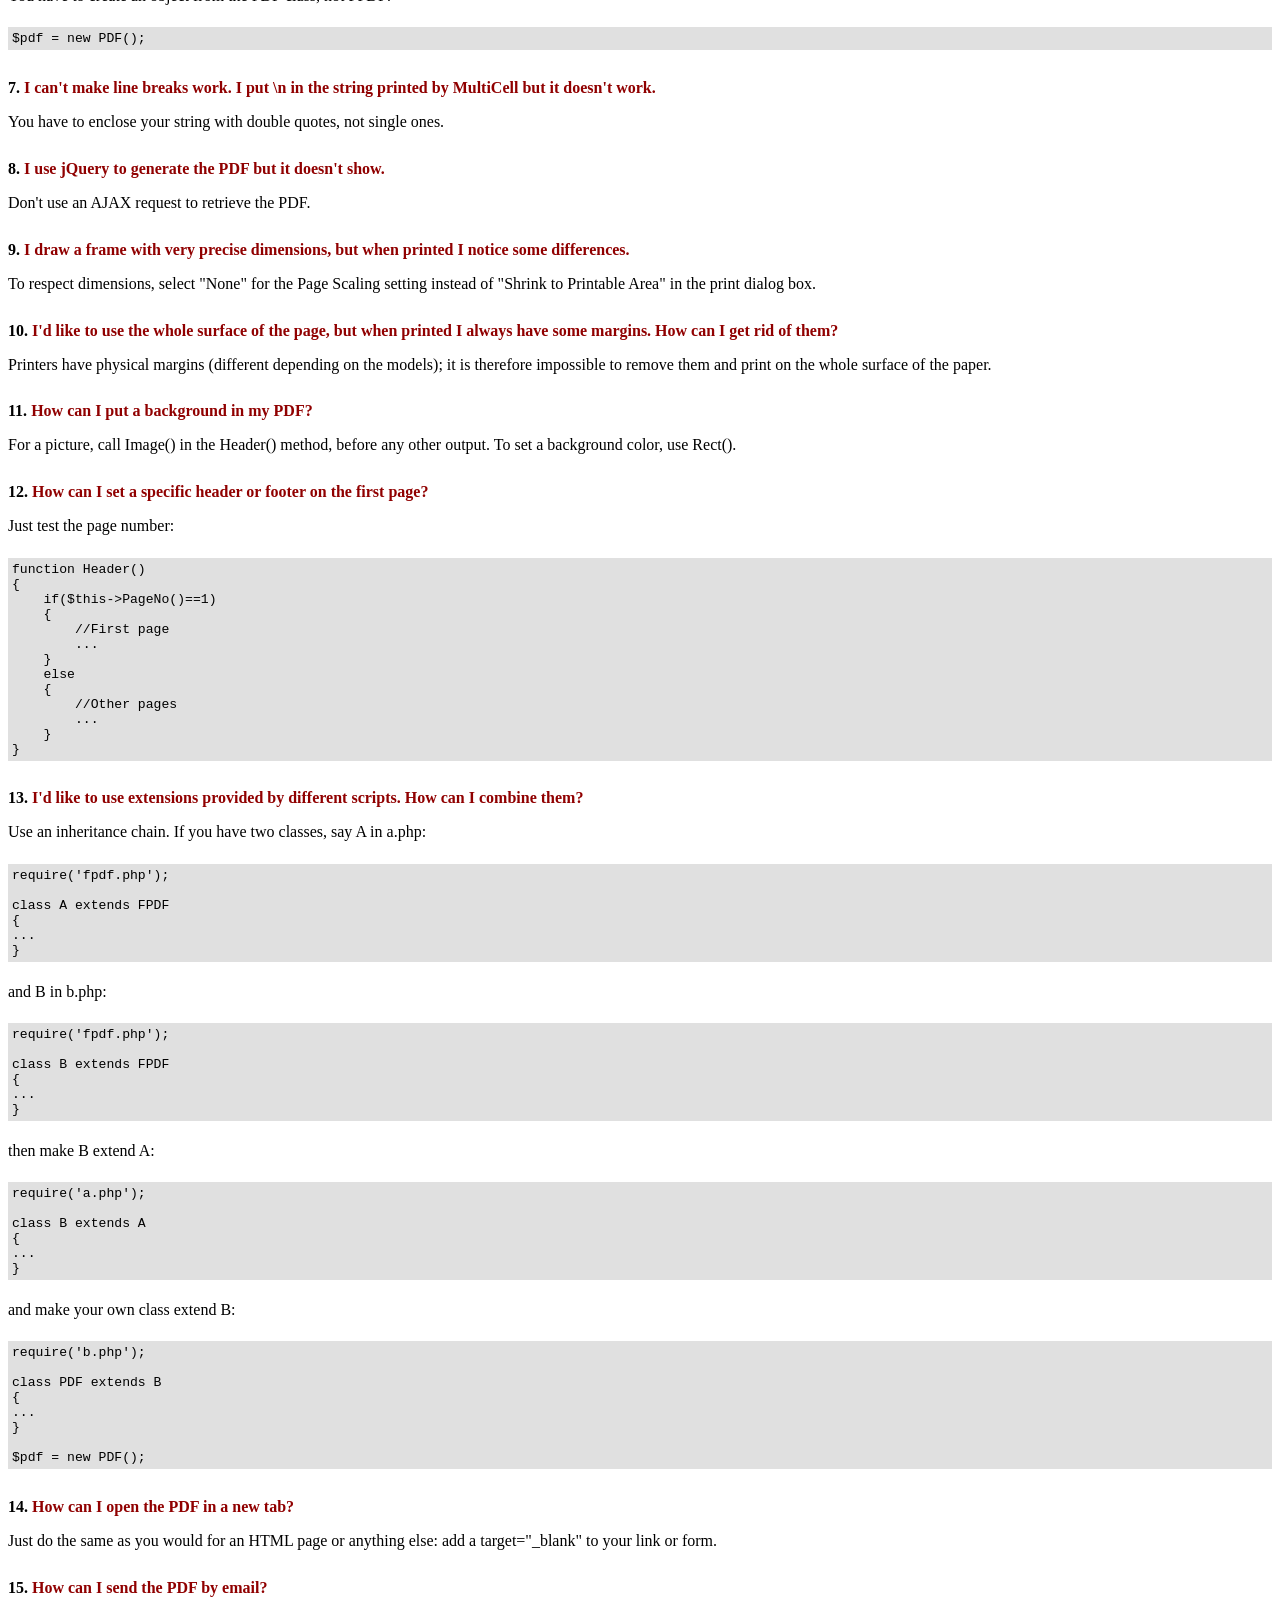
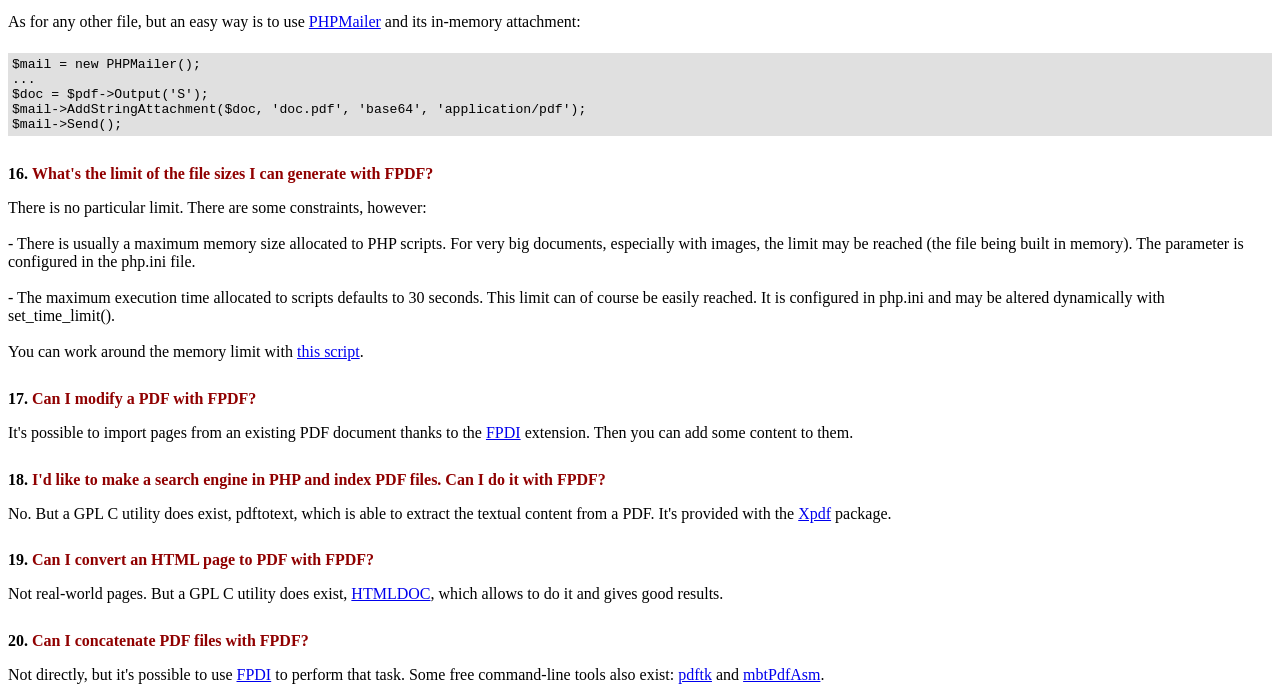
<file: fpdf/FAQ.htm>
<!DOCTYPE html PUBLIC "-//W3C//DTD HTML 4.01 Transitional//EN">
<html>
<head>
<meta http-equiv="Content-Type" content="text/html; charset=UTF-8">
<title>FAQ</title>
<link type="text/css" rel="stylesheet" href="fpdf.css">
<style type="text/css">
ul {list-style-type:none; margin:0; padding:0}
ul#answers li {margin-top:1.8em}
.question {font-weight:bold; color:#900000}
</style>
</head>
<body>
<h1>FAQ</h1>
<ul>
<li><b>1.</b> <a href='#q1'>What's exactly the license of FPDF? Are there any usage restrictions?</a></li>
<li><b>2.</b> <a href='#q2'>I get the following error when I try to generate a PDF: Some data has already been output, can't send PDF file</a></li>
<li><b>3.</b> <a href='#q3'>Accented letters are replaced by some strange characters like Ã©.</a></li>
<li><b>4.</b> <a href='#q4'>I try to display the Euro symbol but it doesn't work.</a></li>
<li><b>5.</b> <a href='#q5'>I try to display a variable in the Header method but nothing prints.</a></li>
<li><b>6.</b> <a href='#q6'>I have defined the Header and Footer methods in my PDF class but nothing shows.</a></li>
<li><b>7.</b> <a href='#q7'>I can't make line breaks work. I put \n in the string printed by MultiCell but it doesn't work.</a></li>
<li><b>8.</b> <a href='#q8'>I use jQuery to generate the PDF but it doesn't show.</a></li>
<li><b>9.</b> <a href='#q9'>I draw a frame with very precise dimensions, but when printed I notice some differences.</a></li>
<li><b>10.</b> <a href='#q10'>I'd like to use the whole surface of the page, but when printed I always have some margins. How can I get rid of them?</a></li>
<li><b>11.</b> <a href='#q11'>How can I put a background in my PDF?</a></li>
<li><b>12.</b> <a href='#q12'>How can I set a specific header or footer on the first page?</a></li>
<li><b>13.</b> <a href='#q13'>I'd like to use extensions provided by different scripts. How can I combine them?</a></li>
<li><b>14.</b> <a href='#q14'>How can I open the PDF in a new tab?</a></li>
<li><b>15.</b> <a href='#q15'>How can I send the PDF by email?</a></li>
<li><b>16.</b> <a href='#q16'>What's the limit of the file sizes I can generate with FPDF?</a></li>
<li><b>17.</b> <a href='#q17'>Can I modify a PDF with FPDF?</a></li>
<li><b>18.</b> <a href='#q18'>I'd like to make a search engine in PHP and index PDF files. Can I do it with FPDF?</a></li>
<li><b>19.</b> <a href='#q19'>Can I convert an HTML page to PDF with FPDF?</a></li>
<li><b>20.</b> <a href='#q20'>Can I concatenate PDF files with FPDF?</a></li>
</ul>

<ul id='answers'>
<li id='q1'>
<p><b>1.</b> <span class='question'>What's exactly the license of FPDF? Are there any usage restrictions?</span></p>
FPDF is released under a permissive license: there is no usage restriction. You may embed it
freely in your application (commercial or not), with or without modifications.
</li>

<li id='q2'>
<p><b>2.</b> <span class='question'>I get the following error when I try to generate a PDF: Some data has already been output, can't send PDF file</span></p>
You must send nothing to the browser except the PDF itself: no HTML, no space, no carriage return. A common
case is having extra blank at the end of an included script file.<br>
<br>
The message may be followed by this indication:<br>
<br>
(output started at script.php:X)<br>
<br>
which gives you exactly the script and line number responsible for the output. If you don't see it,
try adding this line at the very beginning of your script:
<div class="doc-source">
<pre><code>ob_end_clean();</code></pre>
</div>
</li>

<li id='q3'>
<p><b>3.</b> <span class='question'>Accented letters are replaced by some strange characters like Ã©.</span></p>
Don't use UTF-8 with the standard fonts; they expect text encoded in windows-1252.
You can perform a conversion with iconv:
<div class="doc-source">
<pre><code>$str = iconv('UTF-8', 'windows-1252', $str);</code></pre>
</div>
Or with mbstring:
<div class="doc-source">
<pre><code>$str = mb_convert_encoding($str, 'windows-1252', 'UTF-8');</code></pre>
</div>
In case you need characters outside windows-1252, take a look at tutorial #7 or
<a href="http://www.fpdf.org/?go=script&amp;id=92" target="_blank">tFPDF</a>.
</li>

<li id='q4'>
<p><b>4.</b> <span class='question'>I try to display the Euro symbol but it doesn't work.</span></p>
The standard fonts have the Euro character at position 128. You can define a constant like this
for convenience:
<div class="doc-source">
<pre><code>define('EURO', chr(128));</code></pre>
</div>
</li>

<li id='q5'>
<p><b>5.</b> <span class='question'>I try to display a variable in the Header method but nothing prints.</span></p>
You have to use the <code>global</code> keyword to access global variables, for example:
<div class="doc-source">
<pre><code>function Header()
{
    global $title;

    $this-&gt;SetFont('Arial', 'B', 15);
    $this-&gt;Cell(0, 10, $title, 1, 1, 'C');
}

$title = 'My title';</code></pre>
</div>
Alternatively, you can use an object property:
<div class="doc-source">
<pre><code>function Header()
{
    $this-&gt;SetFont('Arial', 'B', 15);
    $this-&gt;Cell(0, 10, $this-&gt;title, 1, 1, 'C');
}

$pdf-&gt;title = 'My title';</code></pre>
</div>
</li>

<li id='q6'>
<p><b>6.</b> <span class='question'>I have defined the Header and Footer methods in my PDF class but nothing shows.</span></p>
You have to create an object from the PDF class, not FPDF:
<div class="doc-source">
<pre><code>$pdf = new PDF();</code></pre>
</div>
</li>

<li id='q7'>
<p><b>7.</b> <span class='question'>I can't make line breaks work. I put \n in the string printed by MultiCell but it doesn't work.</span></p>
You have to enclose your string with double quotes, not single ones.
</li>

<li id='q8'>
<p><b>8.</b> <span class='question'>I use jQuery to generate the PDF but it doesn't show.</span></p>
Don't use an AJAX request to retrieve the PDF.
</li>

<li id='q9'>
<p><b>9.</b> <span class='question'>I draw a frame with very precise dimensions, but when printed I notice some differences.</span></p>
To respect dimensions, select "None" for the Page Scaling setting instead of "Shrink to Printable Area" in the print dialog box.
</li>

<li id='q10'>
<p><b>10.</b> <span class='question'>I'd like to use the whole surface of the page, but when printed I always have some margins. How can I get rid of them?</span></p>
Printers have physical margins (different depending on the models); it is therefore impossible to remove
them and print on the whole surface of the paper.
</li>

<li id='q11'>
<p><b>11.</b> <span class='question'>How can I put a background in my PDF?</span></p>
For a picture, call Image() in the Header() method, before any other output. To set a background color, use Rect().
</li>

<li id='q12'>
<p><b>12.</b> <span class='question'>How can I set a specific header or footer on the first page?</span></p>
Just test the page number:
<div class="doc-source">
<pre><code>function Header()
{
    if($this-&gt;PageNo()==1)
    {
        //First page
        ...
    }
    else
    {
        //Other pages
        ...
    }
}</code></pre>
</div>
</li>

<li id='q13'>
<p><b>13.</b> <span class='question'>I'd like to use extensions provided by different scripts. How can I combine them?</span></p>
Use an inheritance chain. If you have two classes, say A in a.php:
<div class="doc-source">
<pre><code>require('fpdf.php');

class A extends FPDF
{
...
}</code></pre>
</div>
and B in b.php:
<div class="doc-source">
<pre><code>require('fpdf.php');

class B extends FPDF
{
...
}</code></pre>
</div>
then make B extend A:
<div class="doc-source">
<pre><code>require('a.php');

class B extends A
{
...
}</code></pre>
</div>
and make your own class extend B:
<div class="doc-source">
<pre><code>require('b.php');

class PDF extends B
{
...
}

$pdf = new PDF();</code></pre>
</div>
</li>

<li id='q14'>
<p><b>14.</b> <span class='question'>How can I open the PDF in a new tab?</span></p>
Just do the same as you would for an HTML page or anything else: add a target="_blank" to your link or form.
</li>

<li id='q15'>
<p><b>15.</b> <span class='question'>How can I send the PDF by email?</span></p>
As for any other file, but an easy way is to use <a href="https://github.com/PHPMailer/PHPMailer" target="_blank">PHPMailer</a> and
its in-memory attachment:
<div class="doc-source">
<pre><code>$mail = new PHPMailer();
...
$doc = $pdf-&gt;Output('S');
$mail-&gt;AddStringAttachment($doc, 'doc.pdf', 'base64', 'application/pdf');
$mail-&gt;Send();</code></pre>
</div>
</li>

<li id='q16'>
<p><b>16.</b> <span class='question'>What's the limit of the file sizes I can generate with FPDF?</span></p>
There is no particular limit. There are some constraints, however:
<br>
<br>
- There is usually a maximum memory size allocated to PHP scripts. For very big documents,
especially with images, the limit may be reached (the file being built in memory). The
parameter is configured in the php.ini file.
<br>
<br>
- The maximum execution time allocated to scripts defaults to 30 seconds. This limit can of course
be easily reached. It is configured in php.ini and may be altered dynamically with set_time_limit().
<br>
<br>
You can work around the memory limit with <a href="http://www.fpdf.org/?go=script&amp;id=76" target="_blank">this script</a>.
</li>

<li id='q17'>
<p><b>17.</b> <span class='question'>Can I modify a PDF with FPDF?</span></p>
It's possible to import pages from an existing PDF document thanks to the
<a href="https://www.setasign.com/products/fpdi/about/" target="_blank">FPDI</a> extension.
Then you can add some content to them.
</li>

<li id='q18'>
<p><b>18.</b> <span class='question'>I'd like to make a search engine in PHP and index PDF files. Can I do it with FPDF?</span></p>
No. But a GPL C utility does exist, pdftotext, which is able to extract the textual content from a PDF.
It's provided with the <a href="https://www.xpdfreader.com" target="_blank">Xpdf</a> package.
</li>

<li id='q19'>
<p><b>19.</b> <span class='question'>Can I convert an HTML page to PDF with FPDF?</span></p>
Not real-world pages. But a GPL C utility does exist, <a href="https://www.msweet.org/htmldoc/" target="_blank">HTMLDOC</a>,
which allows to do it and gives good results.
</li>

<li id='q20'>
<p><b>20.</b> <span class='question'>Can I concatenate PDF files with FPDF?</span></p>
Not directly, but it's possible to use <a href="https://www.setasign.com/products/fpdi/demos/concatenate-fake/" target="_blank">FPDI</a>
to perform that task. Some free command-line tools also exist:
<a href="https://www.pdflabs.com/tools/pdftk-the-pdf-toolkit/" target="_blank">pdftk</a> and
<a href="http://thierry.schmit.free.fr/spip/spip.php?article15" target="_blank">mbtPdfAsm</a>.
</li>
</ul>
</body>
</html>
</file>
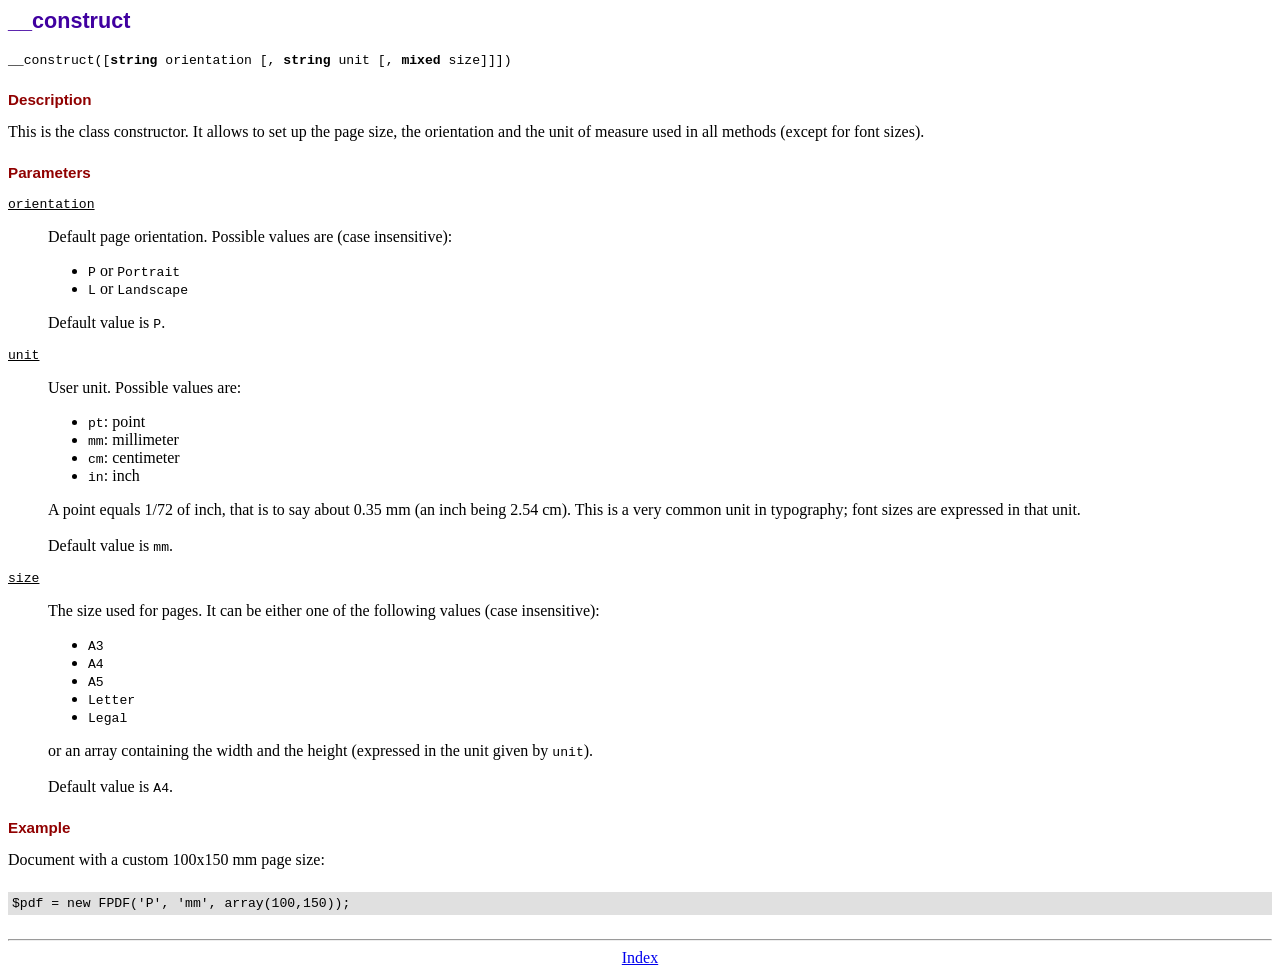
<file: fpdf/doc/__construct.htm>
<!DOCTYPE html PUBLIC "-//W3C//DTD HTML 4.01 Transitional//EN">
<html>
<head>
<meta http-equiv="Content-Type" content="text/html; charset=UTF-8">
<title>__construct</title>
<link type="text/css" rel="stylesheet" href="../fpdf.css">
</head>
<body>
<h1>__construct</h1>
<code>__construct([<b>string</b> orientation [, <b>string</b> unit [, <b>mixed</b> size]]])</code>
<h2>Description</h2>
This is the class constructor. It allows to set up the page size, the orientation and the
unit of measure used in all methods (except for font sizes).
<h2>Parameters</h2>
<dl class="param">
<dt><code>orientation</code></dt>
<dd>
Default page orientation. Possible values are (case insensitive):
<ul>
<li><code>P</code> or <code>Portrait</code></li>
<li><code>L</code> or <code>Landscape</code></li>
</ul>
Default value is <code>P</code>.
</dd>
<dt><code>unit</code></dt>
<dd>
User unit. Possible values are:
<ul>
<li><code>pt</code>: point</li>
<li><code>mm</code>: millimeter</li>
<li><code>cm</code>: centimeter</li>
<li><code>in</code>: inch</li>
</ul>
A point equals 1/72 of inch, that is to say about 0.35 mm (an inch being 2.54 cm). This
is a very common unit in typography; font sizes are expressed in that unit.
<br>
<br>
Default value is <code>mm</code>.
</dd>
<dt><code>size</code></dt>
<dd>
The size used for pages. It can be either one of the following values (case insensitive):
<ul>
<li><code>A3</code></li>
<li><code>A4</code></li>
<li><code>A5</code></li>
<li><code>Letter</code></li>
<li><code>Legal</code></li>
</ul>
or an array containing the width and the height (expressed in the unit given by <code>unit</code>).<br>
<br>
Default value is <code>A4</code>.
</dd>
</dl>
<h2>Example</h2>
Document with a custom 100x150 mm page size:
<div class="doc-source">
<pre><code>$pdf = new FPDF('P', 'mm', array(100,150));</code></pre>
</div>
<hr style="margin-top:1.5em">
<div style="text-align:center"><a href="index.htm">Index</a></div>
</body>
</html>
</file>
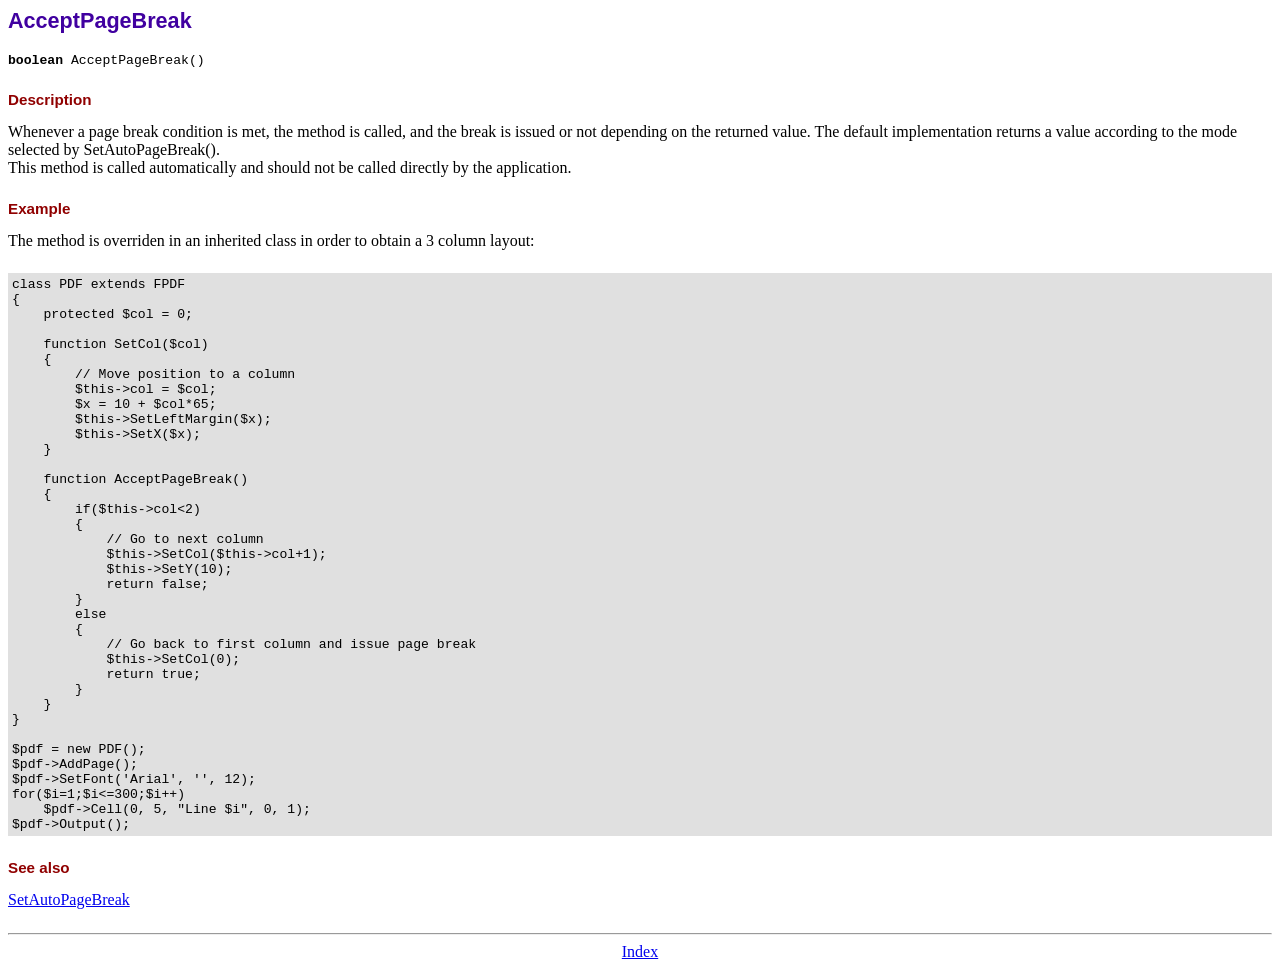
<file: fpdf/doc/acceptpagebreak.htm>
<!DOCTYPE html PUBLIC "-//W3C//DTD HTML 4.01 Transitional//EN">
<html>
<head>
<meta http-equiv="Content-Type" content="text/html; charset=UTF-8">
<title>AcceptPageBreak</title>
<link type="text/css" rel="stylesheet" href="../fpdf.css">
</head>
<body>
<h1>AcceptPageBreak</h1>
<code><b>boolean</b> AcceptPageBreak()</code>
<h2>Description</h2>
Whenever a page break condition is met, the method is called, and the break is issued or not
depending on the returned value. The default implementation returns a value according to the
mode selected by SetAutoPageBreak().
<br>
This method is called automatically and should not be called directly by the application.
<h2>Example</h2>
The method is overriden in an inherited class in order to obtain a 3 column layout:
<div class="doc-source">
<pre><code>class PDF extends FPDF
{
    protected $col = 0;

    function SetCol($col)
    {
        // Move position to a column
        $this-&gt;col = $col;
        $x = 10 + $col*65;
        $this-&gt;SetLeftMargin($x);
        $this-&gt;SetX($x);
    }

    function AcceptPageBreak()
    {
        if($this-&gt;col&lt;2)
        {
            // Go to next column
            $this-&gt;SetCol($this-&gt;col+1);
            $this-&gt;SetY(10);
            return false;
        }
        else
        {
            // Go back to first column and issue page break
            $this-&gt;SetCol(0);
            return true;
        }
    }
}

$pdf = new PDF();
$pdf-&gt;AddPage();
$pdf-&gt;SetFont('Arial', '', 12);
for($i=1;$i&lt;=300;$i++)
    $pdf-&gt;Cell(0, 5, "Line $i", 0, 1);
$pdf-&gt;Output();</code></pre>
</div>
<h2>See also</h2>
<a href="setautopagebreak.htm">SetAutoPageBreak</a>
<hr style="margin-top:1.5em">
<div style="text-align:center"><a href="index.htm">Index</a></div>
</body>
</html>
</file>
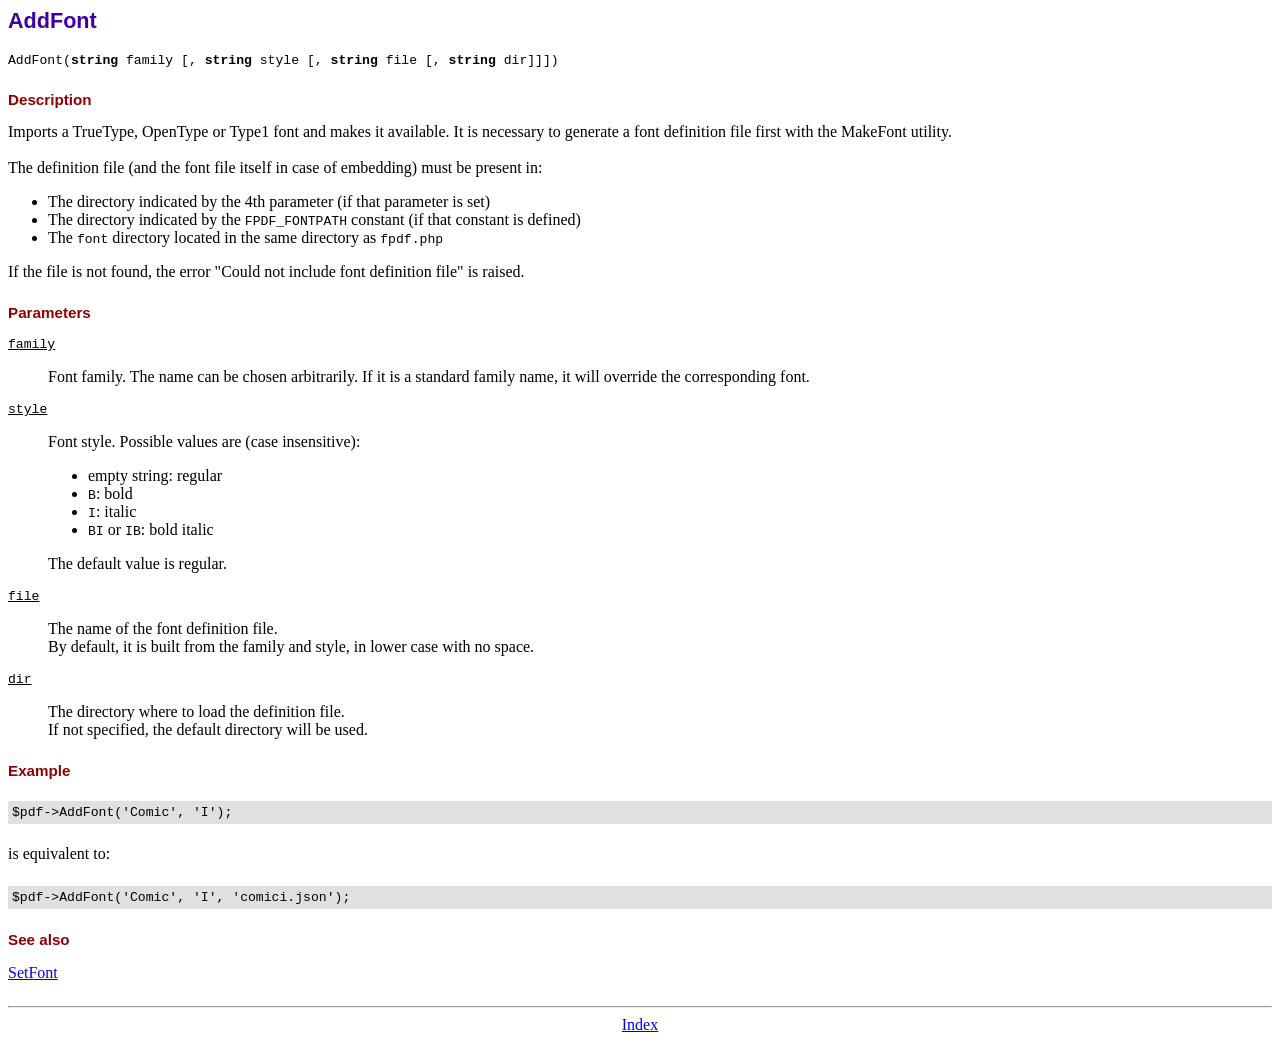
<file: fpdf/doc/addfont.htm>
<!DOCTYPE html PUBLIC "-//W3C//DTD HTML 4.01 Transitional//EN">
<html>
<head>
<meta http-equiv="Content-Type" content="text/html; charset=UTF-8">
<title>AddFont</title>
<link type="text/css" rel="stylesheet" href="../fpdf.css">
</head>
<body>
<h1>AddFont</h1>
<code>AddFont(<b>string</b> family [, <b>string</b> style [, <b>string</b> file [, <b>string</b> dir]]])</code>
<h2>Description</h2>
Imports a TrueType, OpenType or Type1 font and makes it available. It is necessary to generate a font
definition file first with the MakeFont utility.
<br>
<br>
The definition file (and the font file itself in case of embedding) must be present in:
<ul>
<li>The directory indicated by the 4th parameter (if that parameter is set)</li>
<li>The directory indicated by the <code>FPDF_FONTPATH</code> constant (if that constant is defined)</li>
<li>The <code>font</code> directory located in the same directory as <code>fpdf.php</code></li>
</ul>
If the file is not found, the error "Could not include font definition file" is raised.
<h2>Parameters</h2>
<dl class="param">
<dt><code>family</code></dt>
<dd>
Font family. The name can be chosen arbitrarily. If it is a standard family name, it will
override the corresponding font.
</dd>
<dt><code>style</code></dt>
<dd>
Font style. Possible values are (case insensitive):
<ul>
<li>empty string: regular</li>
<li><code>B</code>: bold</li>
<li><code>I</code>: italic</li>
<li><code>BI</code> or <code>IB</code>: bold italic</li>
</ul>
The default value is regular.
</dd>
<dt><code>file</code></dt>
<dd>
The name of the font definition file.
<br>
By default, it is built from the family and style, in lower case with no space.
</dd>
<dt><code>dir</code></dt>
<dd>
The directory where to load the definition file.
<br>
If not specified, the default directory will be used.
</dd>
</dl>
<h2>Example</h2>
<div class="doc-source">
<pre><code>$pdf-&gt;AddFont('Comic', 'I');</code></pre>
</div>
is equivalent to:
<div class="doc-source">
<pre><code>$pdf-&gt;AddFont('Comic', 'I', 'comici.json');</code></pre>
</div>
<h2>See also</h2>
<a href="setfont.htm">SetFont</a>
<hr style="margin-top:1.5em">
<div style="text-align:center"><a href="index.htm">Index</a></div>
</body>
</html>
</file>
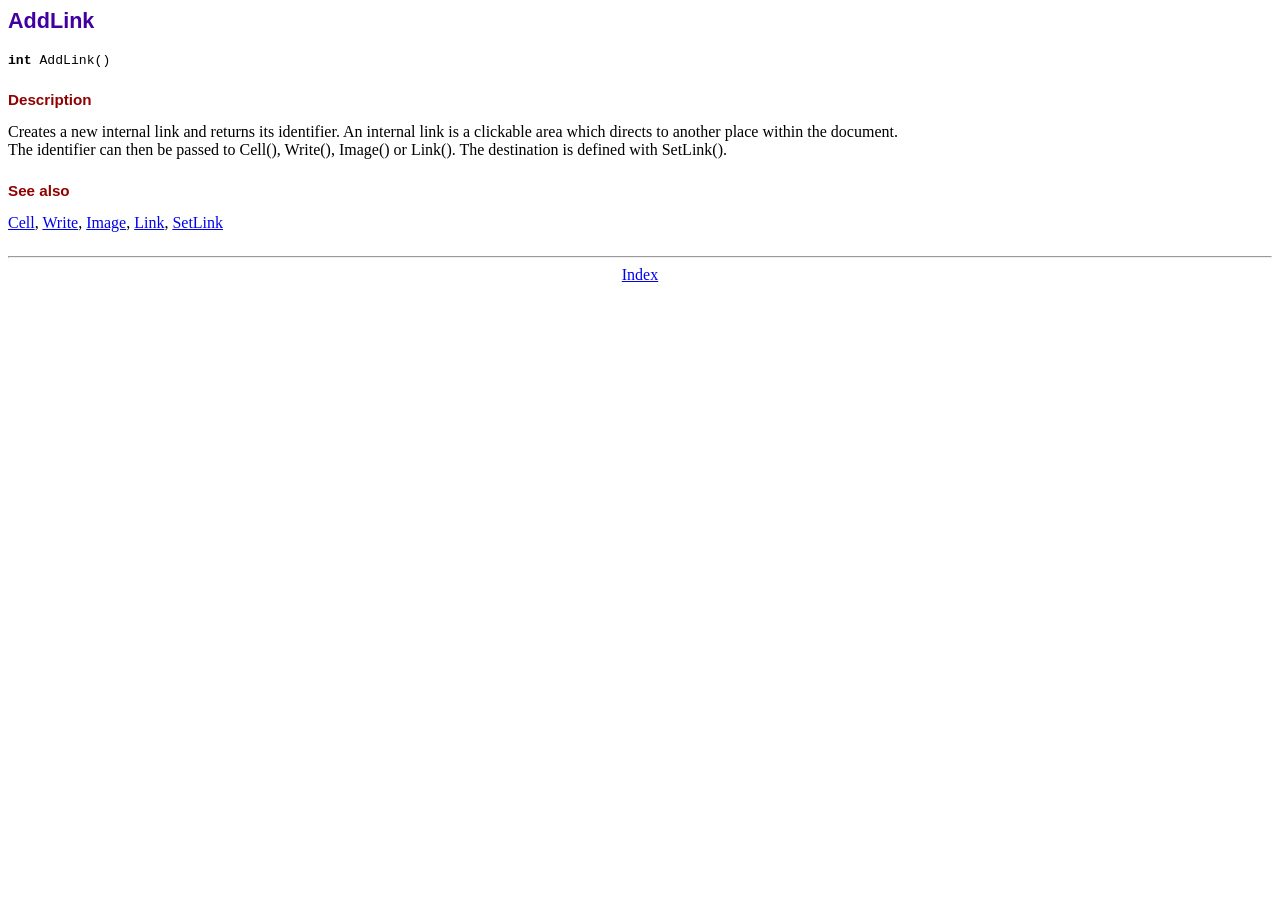
<file: fpdf/doc/addlink.htm>
<!DOCTYPE html PUBLIC "-//W3C//DTD HTML 4.01 Transitional//EN">
<html>
<head>
<meta http-equiv="Content-Type" content="text/html; charset=UTF-8">
<title>AddLink</title>
<link type="text/css" rel="stylesheet" href="../fpdf.css">
</head>
<body>
<h1>AddLink</h1>
<code><b>int</b> AddLink()</code>
<h2>Description</h2>
Creates a new internal link and returns its identifier. An internal link is a clickable area
which directs to another place within the document.
<br>
The identifier can then be passed to Cell(), Write(), Image() or Link(). The destination is
defined with SetLink().
<h2>See also</h2>
<a href="cell.htm">Cell</a>,
<a href="write.htm">Write</a>,
<a href="image.htm">Image</a>,
<a href="link.htm">Link</a>,
<a href="setlink.htm">SetLink</a>
<hr style="margin-top:1.5em">
<div style="text-align:center"><a href="index.htm">Index</a></div>
</body>
</html>
</file>
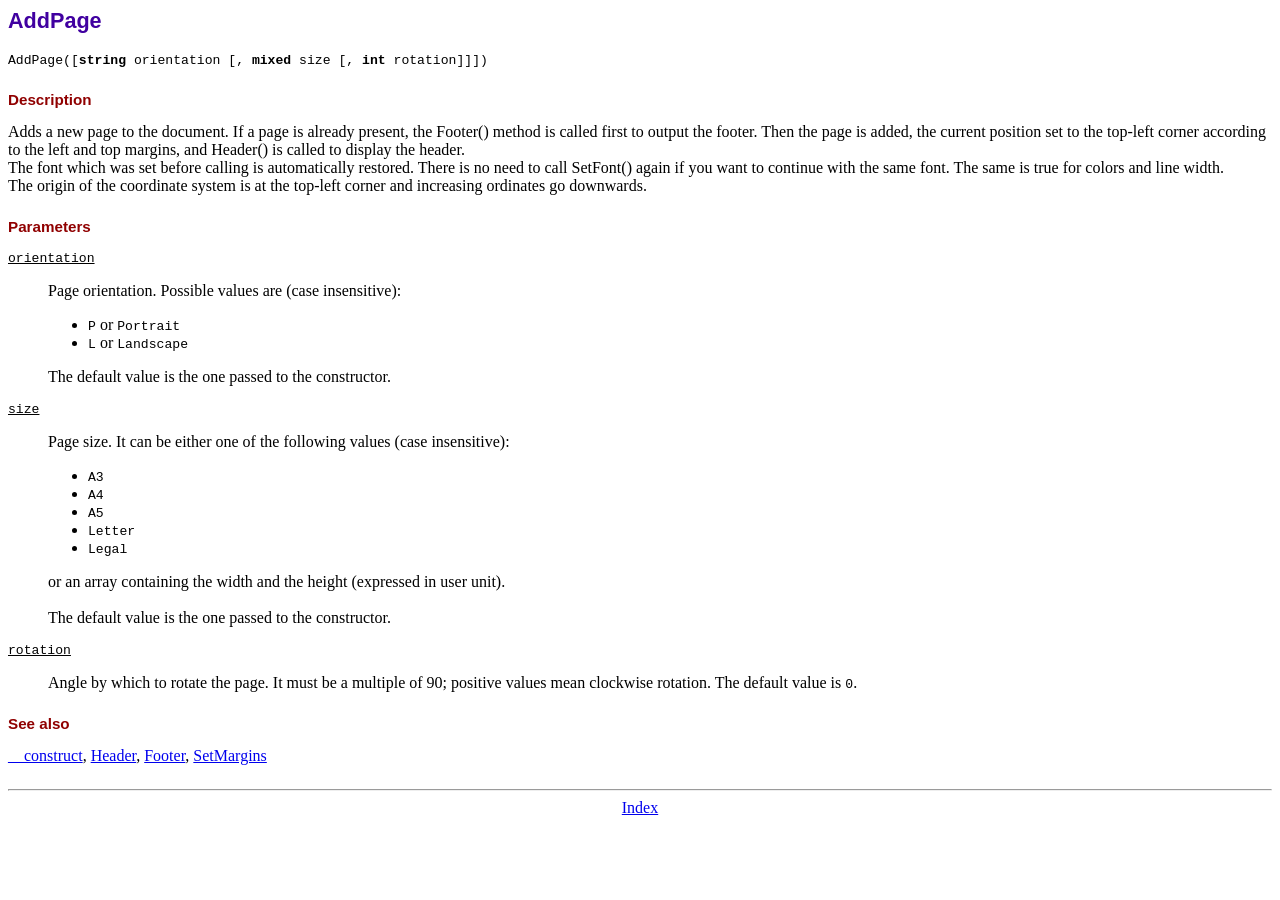
<file: fpdf/doc/addpage.htm>
<!DOCTYPE html PUBLIC "-//W3C//DTD HTML 4.01 Transitional//EN">
<html>
<head>
<meta http-equiv="Content-Type" content="text/html; charset=UTF-8">
<title>AddPage</title>
<link type="text/css" rel="stylesheet" href="../fpdf.css">
</head>
<body>
<h1>AddPage</h1>
<code>AddPage([<b>string</b> orientation [, <b>mixed</b> size [, <b>int</b> rotation]]])</code>
<h2>Description</h2>
Adds a new page to the document. If a page is already present, the Footer() method is called
first to output the footer. Then the page is added, the current position set to the top-left
corner according to the left and top margins, and Header() is called to display the header.
<br>
The font which was set before calling is automatically restored. There is no need to call
SetFont() again if you want to continue with the same font. The same is true for colors and
line width.
<br>
The origin of the coordinate system is at the top-left corner and increasing ordinates go
downwards.
<h2>Parameters</h2>
<dl class="param">
<dt><code>orientation</code></dt>
<dd>
Page orientation. Possible values are (case insensitive):
<ul>
<li><code>P</code> or <code>Portrait</code></li>
<li><code>L</code> or <code>Landscape</code></li>
</ul>
The default value is the one passed to the constructor.
</dd>
<dt><code>size</code></dt>
<dd>
Page size. It can be either one of the following values (case insensitive):
<ul>
<li><code>A3</code></li>
<li><code>A4</code></li>
<li><code>A5</code></li>
<li><code>Letter</code></li>
<li><code>Legal</code></li>
</ul>
or an array containing the width and the height (expressed in user unit).<br>
<br>
The default value is the one passed to the constructor.
</dd>
<dt><code>rotation</code></dt>
<dd>
Angle by which to rotate the page. It must be a multiple of 90; positive values
mean clockwise rotation. The default value is <code>0</code>.
</dd>
</dl>
<h2>See also</h2>
<a href="__construct.htm">__construct</a>,
<a href="header.htm">Header</a>,
<a href="footer.htm">Footer</a>,
<a href="setmargins.htm">SetMargins</a>
<hr style="margin-top:1.5em">
<div style="text-align:center"><a href="index.htm">Index</a></div>
</body>
</html>
</file>
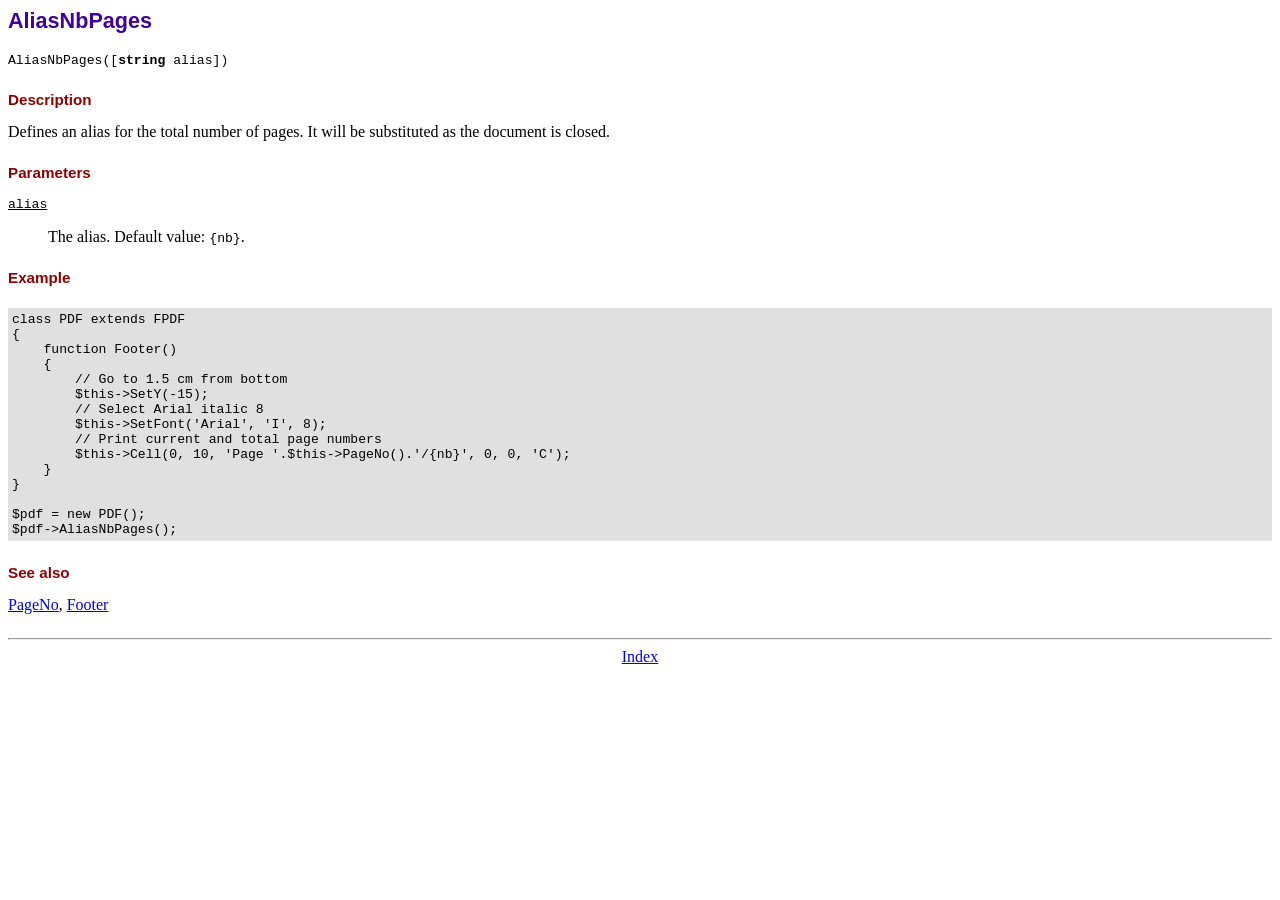
<file: fpdf/doc/aliasnbpages.htm>
<!DOCTYPE html PUBLIC "-//W3C//DTD HTML 4.01 Transitional//EN">
<html>
<head>
<meta http-equiv="Content-Type" content="text/html; charset=UTF-8">
<title>AliasNbPages</title>
<link type="text/css" rel="stylesheet" href="../fpdf.css">
</head>
<body>
<h1>AliasNbPages</h1>
<code>AliasNbPages([<b>string</b> alias])</code>
<h2>Description</h2>
Defines an alias for the total number of pages. It will be substituted as the document is
closed.
<h2>Parameters</h2>
<dl class="param">
<dt><code>alias</code></dt>
<dd>
The alias. Default value: <code>{nb}</code>.
</dd>
</dl>
<h2>Example</h2>
<div class="doc-source">
<pre><code>class PDF extends FPDF
{
    function Footer()
    {
        // Go to 1.5 cm from bottom
        $this-&gt;SetY(-15);
        // Select Arial italic 8
        $this-&gt;SetFont('Arial', 'I', 8);
        // Print current and total page numbers
        $this-&gt;Cell(0, 10, 'Page '.$this-&gt;PageNo().'/{nb}', 0, 0, 'C');
    }
}

$pdf = new PDF();
$pdf-&gt;AliasNbPages();</code></pre>
</div>
<h2>See also</h2>
<a href="pageno.htm">PageNo</a>,
<a href="footer.htm">Footer</a>
<hr style="margin-top:1.5em">
<div style="text-align:center"><a href="index.htm">Index</a></div>
</body>
</html>
</file>
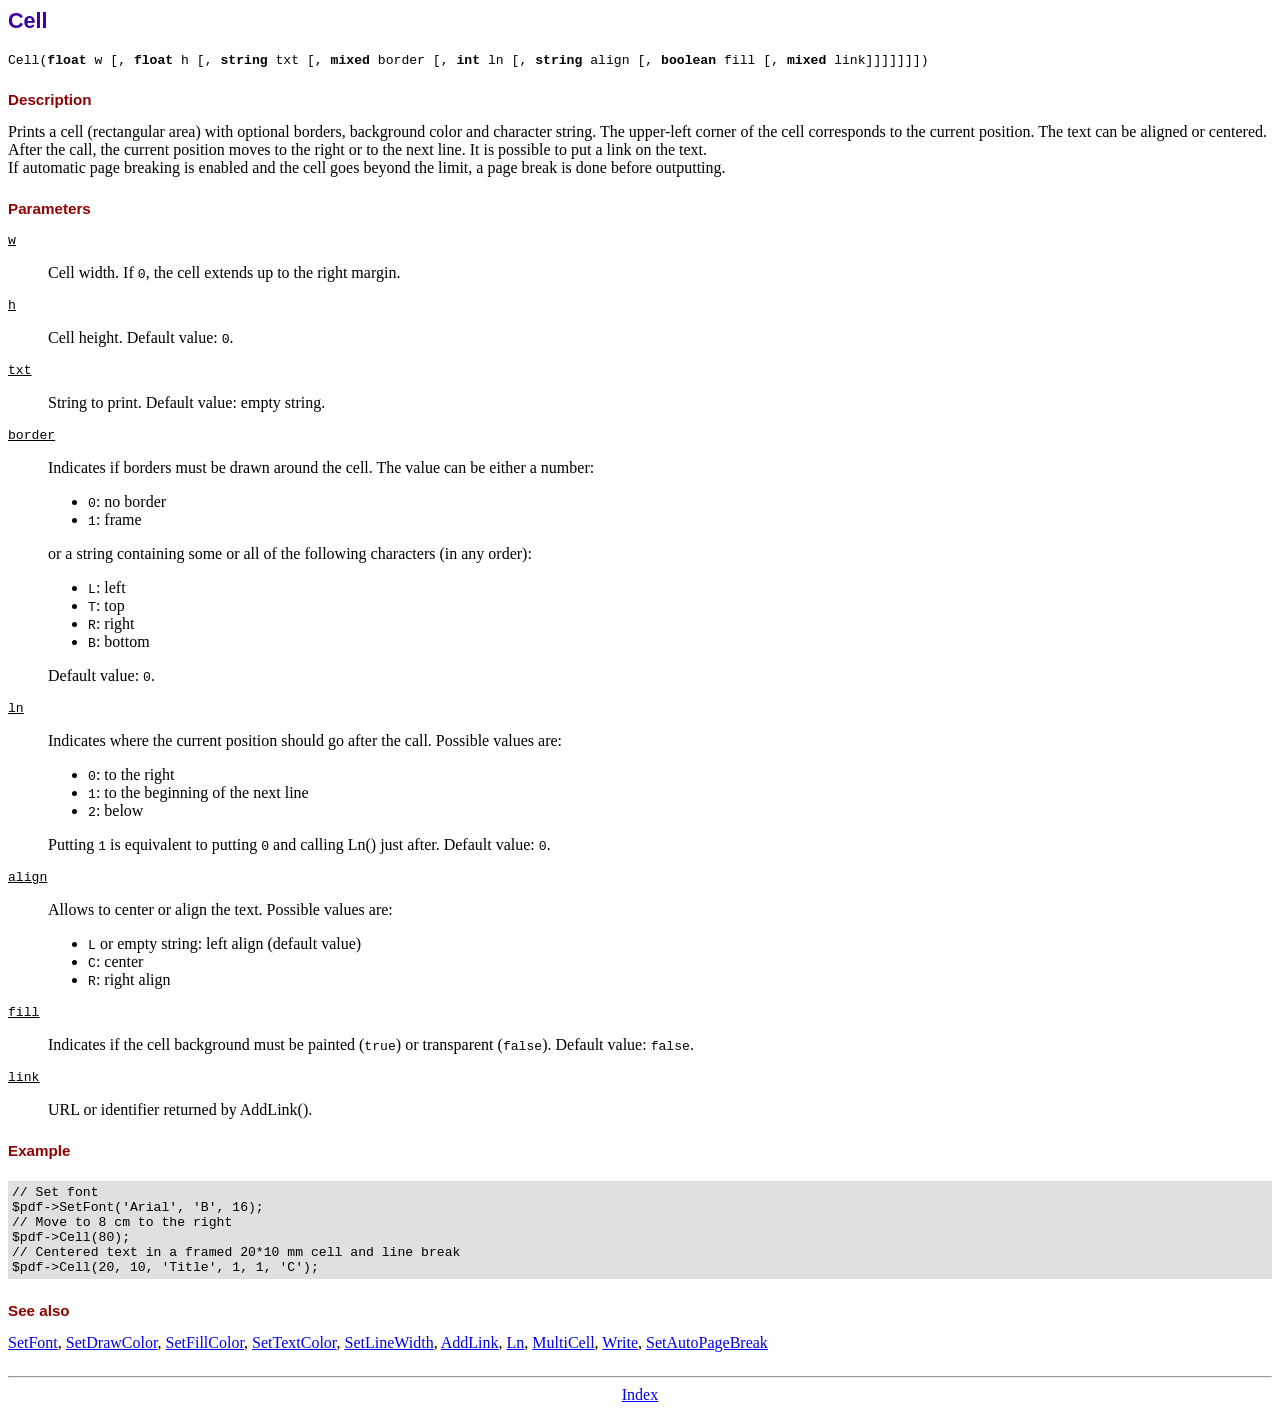
<file: fpdf/doc/cell.htm>
<!DOCTYPE html PUBLIC "-//W3C//DTD HTML 4.01 Transitional//EN">
<html>
<head>
<meta http-equiv="Content-Type" content="text/html; charset=UTF-8">
<title>Cell</title>
<link type="text/css" rel="stylesheet" href="../fpdf.css">
</head>
<body>
<h1>Cell</h1>
<code>Cell(<b>float</b> w [, <b>float</b> h [, <b>string</b> txt [, <b>mixed</b> border [, <b>int</b> ln [, <b>string</b> align [, <b>boolean</b> fill [, <b>mixed</b> link]]]]]]])</code>
<h2>Description</h2>
Prints a cell (rectangular area) with optional borders, background color and character string.
The upper-left corner of the cell corresponds to the current position. The text can be aligned
or centered. After the call, the current position moves to the right or to the next line. It is
possible to put a link on the text.
<br>
If automatic page breaking is enabled and the cell goes beyond the limit, a page break is
done before outputting.
<h2>Parameters</h2>
<dl class="param">
<dt><code>w</code></dt>
<dd>
Cell width. If <code>0</code>, the cell extends up to the right margin.
</dd>
<dt><code>h</code></dt>
<dd>
Cell height.
Default value: <code>0</code>.
</dd>
<dt><code>txt</code></dt>
<dd>
String to print.
Default value: empty string.
</dd>
<dt><code>border</code></dt>
<dd>
Indicates if borders must be drawn around the cell. The value can be either a number:
<ul>
<li><code>0</code>: no border</li>
<li><code>1</code>: frame</li>
</ul>
or a string containing some or all of the following characters (in any order):
<ul>
<li><code>L</code>: left</li>
<li><code>T</code>: top</li>
<li><code>R</code>: right</li>
<li><code>B</code>: bottom</li>
</ul>
Default value: <code>0</code>.
</dd>
<dt><code>ln</code></dt>
<dd>
Indicates where the current position should go after the call. Possible values are:
<ul>
<li><code>0</code>: to the right</li>
<li><code>1</code>: to the beginning of the next line</li>
<li><code>2</code>: below</li>
</ul>
Putting <code>1</code> is equivalent to putting <code>0</code> and calling Ln() just after.
Default value: <code>0</code>.
</dd>
<dt><code>align</code></dt>
<dd>
Allows to center or align the text. Possible values are:
<ul>
<li><code>L</code> or empty string: left align (default value)</li>
<li><code>C</code>: center</li>
<li><code>R</code>: right align</li>
</ul>
</dd>
<dt><code>fill</code></dt>
<dd>
Indicates if the cell background must be painted (<code>true</code>) or transparent (<code>false</code>).
Default value: <code>false</code>.
</dd>
<dt><code>link</code></dt>
<dd>
URL or identifier returned by AddLink().
</dd>
</dl>
<h2>Example</h2>
<div class="doc-source">
<pre><code>// Set font
$pdf-&gt;SetFont('Arial', 'B', 16);
// Move to 8 cm to the right
$pdf-&gt;Cell(80);
// Centered text in a framed 20*10 mm cell and line break
$pdf-&gt;Cell(20, 10, 'Title', 1, 1, 'C');</code></pre>
</div>
<h2>See also</h2>
<a href="setfont.htm">SetFont</a>,
<a href="setdrawcolor.htm">SetDrawColor</a>,
<a href="setfillcolor.htm">SetFillColor</a>,
<a href="settextcolor.htm">SetTextColor</a>,
<a href="setlinewidth.htm">SetLineWidth</a>,
<a href="addlink.htm">AddLink</a>,
<a href="ln.htm">Ln</a>,
<a href="multicell.htm">MultiCell</a>,
<a href="write.htm">Write</a>,
<a href="setautopagebreak.htm">SetAutoPageBreak</a>
<hr style="margin-top:1.5em">
<div style="text-align:center"><a href="index.htm">Index</a></div>
</body>
</html>
</file>
<file: style.css>
/* ===== Tokens ===== */
    :root {
        --navy: #0D1B2A;
        --steel: #3E5C6B;
        --steel-light: #5C7A89;
        --flame-blue: #2E9CCA;
        --ember: #FF7A3D;
        --ember-dark: #E85D25;
        --cream: #FBF7F0;
        --ink: #1C2733;
        --ink-soft: #4B5A66;
        --border: #E3DCCF;

        --font-display: "Barlow Condensed", sans-serif;
        --font-body: "Work Sans", sans-serif;
        --font-mono: "IBM Plex Mono", monospace;
    }
    .hero-cylinder{
        flex: 1;
        display: flex;
        justify-content: center;
        align-items: center;
        padding: 20px;
    }

    .hero-cylinder img{
        width: 100%;
        max-width: 700px;      /* Increase or decrease as needed */
        height: auto;
        object-fit: contain;
    }

    * { box-sizing: border-box; }

    body {
        margin: 0;
        font-family: var(--font-body);
        color: var(--ink);
        background: var(--cream);
        -webkit-font-smoothing: antialiased;
    }

    h1, h2, h3 {
        font-family: var(--font-display);
        font-weight: 700;
        letter-spacing: 0.01em;
        margin: 0;
        color: var(--navy);
    }

    p { line-height: 1.6; color: var(--ink-soft); margin: 0.75em 0; }

    a { text-decoration: none; color: inherit; }

    .eyebrow {
        display: inline-block;
        font-family: var(--font-mono);
        font-size: 0.75rem;
        letter-spacing: 0.12em;
        text-transform: uppercase;
        color: var(--ember-dark);
        margin-bottom: 0.75rem;
    }
    .eyebrow.center { display: block; text-align: center; color: var(--flame-blue); }

    /* ===== Header ===== */
    header {
        background: var(--navy);
        padding: 0 6vw;
        position: sticky;
        top: 0;
        z-index: 10;
        box-shadow: 0 1px 0 rgba(255,255,255,0.06);
    }

    .header-inner {
        max-width: 1180px;
        margin: 0 auto;
        display: flex;
        align-items: center;
        justify-content: space-between;
        padding: 1rem 0;
        color: #2E9CCA;
    }   

    .brand { display: flex; align-items: center; gap: 0.6rem; }
    .brand-mark { width: 34px; height: 34px; }
    .brand h1 { color: var(--cream); font-size: 1.5rem; letter-spacing: 0.03em; }

    nav { display: flex; align-items: center; gap: 1.75rem; }

    nav a {
        font-family: var(--font-body);
        font-weight: 500;
        font-size: 0.95rem;
        color: rgba(251, 247, 240, 0.75);
        transition: color 0.15s ease;
    }

    nav a:hover, nav a.active { color: var(--cream); }

    nav a.btn-nav {
        background: var(--flame-blue);
        color: var(--navy);
        padding: 0.5rem 1.15rem;
        border-radius: 999px;
        font-weight: 600;
    }
    nav a.btn-nav:hover { background: #4CB2DB; color: var(--navy); }

    /* ===== Hero ===== */
    .hero {
        max-width: 1180px;
        margin: 0 auto;
        padding: 5rem 6vw 4rem;
        display: grid;
        grid-template-columns: 1.1fr 0.9fr;
        align-items: center;
        gap: 2rem;
    }

    .hero-text h2 {
        font-size: clamp(2.6rem, 5vw, 3.6rem);
        line-height: 1.05;
        margin-bottom: 1.2rem;
    }

    .hero-text p {
        max-width: 34ch;
        font-size: 1.05rem;
    }

    .hero-actions {
        display: flex;
        gap: 1rem;
        margin-top: 2rem;
        flex-wrap: wrap;
    }

    .btn {
        display: inline-block;
        padding: 0.85rem 1.75rem;
        border-radius: 999px;
        font-family: var(--font-body);
        font-weight: 600;
        font-size: 0.95rem;
        transition: transform 0.15s ease, box-shadow 0.15s ease;
    }
    .btn:hover { transform: translateY(-2px); }

    .btn-primary {
        background: var(--ember);
        color: var(--cream);
        box-shadow: 0 8px 20px rgba(255, 122, 61, 0.3);
    }
    .btn-primary:hover { background: var(--ember-dark); }

    .btn-secondary {
        background: transparent;
        color: var(--navy);
        border: 1.5px solid var(--steel);
    }
    .btn-secondary:hover { background: var(--navy); color: var(--cream); border-color: var(--navy); }

    .hero-graphic { display: flex; justify-content: center; }
    .hero-graphic svg { width: 100%; max-width: 300px; height: auto; }

    .flame-flicker { transform-origin: 160px 150px; animation: flicker 2.4s ease-in-out infinite; }
    @keyframes flicker {
        0%, 100% { transform: scale(1) translateY(0); }
        50% { transform: scale(1.05, 0.97) translateY(1px); }
    }
    @media (prefers-reduced-motion: reduce) {
        .flame-flicker { animation: none; }
    }

    /* ===== Services ===== */
    .services {
        background: var(--navy);
        padding: 4.5rem 6vw 5.5rem;
        text-align: center;
    }

    .section-title {
        color: var(--cream);
        font-size: 2.4rem;
        margin-bottom: 3rem;
    }

    .card-grid {
        max-width: 1080px;
        margin: 0 auto;
        display: grid;
        grid-template-columns: repeat(3, 1fr);
        gap: 1.5rem;
    }

    .card {
        background: rgba(251, 247, 240, 0.04);
        border: 1px solid rgba(251, 247, 240, 0.12);
        border-radius: 16px;
        padding: 2.2rem 1.6rem;
        text-align: left;
        transition: border-color 0.2s ease, transform 0.2s ease;
    }
    .card:hover {
        border-color: var(--flame-blue);
        transform: translateY(-4px);
    }

    .card-badge {
        display: flex;
        align-items: center;
        justify-content: center;
        width: 46px;
        height: 46px;
        border-radius: 12px;
        margin-bottom: 1.1rem;
    }
    .card-badge svg { width: 24px; height: 24px; }
    .badge-blue { background: rgba(46, 156, 202, 0.15); color: var(--flame-blue); }
    .badge-orange { background: rgba(255, 122, 61, 0.15); color: var(--ember); }

    .card h3 {
        color: var(--cream);
        font-size: 1.35rem;
        margin-bottom: 0.5rem;
    }
    .card p { color: rgba(251, 247, 240, 0.65); margin: 0; }

    /* ===== Footer ===== */
    footer {
        background: var(--navy);
        border-top: 1px solid rgba(251, 247, 240, 0.1);
        padding: 1.5rem 6vw;
        text-align: center;
    }
    footer p {
        font-family: var(--font-mono);
        font-size: 0.8rem;
        color: rgba(251, 247, 240, 0.5);
        margin: 0;
    }/* Hero Layout */
.hero{
    max-width:1400px;
    margin:0 auto;
    padding:30px 5%;
    display:flex;
    align-items:center;
    justify-content:space-between;
    min-height:85vh;
    gap:40px;
}

/* Left Content */
.hero-text{
    width:40%;
}

/* Right Logo */
.hero-cylinder{
    width:60%;
    display:flex;
    justify-content:center;
    align-items:center;
    background:transparent;   /* Remove background */
    padding:0;
}

/* Logo Image */
.hero-cylinder img{
    width:100%;
    max-width:700px;          /* Increase logo size */
    height:auto;
    object-fit:contain;
    display:block;
}

    /* ===== Responsive ===== */
    @media (max-width: 860px) {
        .hero { grid-template-columns: 1fr; padding-top: 3rem; text-align: center; }
        .hero-text p { margin-left: auto; margin-right: auto; }
        .hero-actions { justify-content: center; }
        .card-grid { grid-template-columns: 1fr; }
        nav { gap: 1rem; }
    }

    /* Focus visibility */
    a:focus-visible, .btn:focus-visible {
        outline: 2px solid var(--flame-blue);
        outline-offset: 2px;
    }
    /* ===== Registration Form Styles ===== */
.form-container {
    max-width: 1180px;
    margin: 0 auto;
    padding: 4rem 6vw;
    display: flex;
    align-items: center;
    justify-content: center;
    min-height: 85vh;
    gap: 60px;
}

/* Left Content */
.form-content {
    flex: 1;
    max-width: 480px;
}

/* Right Illustration */
.form-illustration {
    flex: 1;
    display: flex;
    justify-content: center;
    align-items: center;
}

.form-illustration img {
    width: 100%;
    max-width: 500px;
    height: auto;
    object-fit: contain;
}

/* ===== Form Card ===== */
.form-card {
    background: #FFFFFF;
    border-radius: 20px;
    padding: 2.5rem 2.5rem 2rem;
    box-shadow: 0 20px 60px rgba(13, 27, 42, 0.10);
    border: 1px solid var(--border);
    transition: transform 0.2s ease, box-shadow 0.2s ease;
}

.form-card:hover {
    transform: translateY(-2px);
    box-shadow: 0 24px 72px rgba(13, 27, 42, 0.14);
}

.form-card h2 {
    font-family: var(--font-display);
    font-size: 2rem;
    color: var(--navy);
    margin-bottom: 0.25rem;
    letter-spacing: 0.01em;
}

.form-card .subtitle {
    color: var(--ink-soft);
    font-size: 0.95rem;
    margin-bottom: 1.75rem;
    font-weight: 400;
}

/* ===== Form Elements ===== */
.form-card form {
    display: flex;
    flex-direction: column;
    gap: 1rem;
}

.form-card input[type="text"],
.form-card input[type="email"],
.form-card input[type="password"] {
    width: 100%;
    padding: 0.85rem 1.1rem;
    border: 1.5px solid var(--border);
    border-radius: 12px;
    font-family: var(--font-body);
    font-size: 0.95rem;
    color: var(--ink);
    background: var(--cream);
    transition: border-color 0.2s ease, box-shadow 0.2s ease;
    box-sizing: border-box;
}

.form-card input[type="text"]:focus,
.form-card input[type="email"]:focus,
.form-card input[type="password"]:focus {
    outline: none;
    border-color: var(--flame-blue);
    box-shadow: 0 0 0 4px rgba(46, 156, 202, 0.12);
    background: #FFFFFF;
}

.form-card input[type="text"]::placeholder,
.form-card input[type="email"]::placeholder,
.form-card input[type="password"]::placeholder {
    color: var(--ink-soft);
    opacity: 0.6;
    font-weight: 400;
}

/* Password Requirements */
.password-hint {
    font-size: 0.8rem;
    color: var(--ink-soft);
    margin-top: -0.25rem;
    padding-left: 0.25rem;
    font-family: var(--font-mono);
    opacity: 0.75;
}

/* ===== Submit Button ===== */
.form-card input[type="submit"] {
    width: 100%;
    padding: 0.95rem;
    margin-top: 0.5rem;
    background: var(--ember);
    color: var(--cream);
    border: none;
    border-radius: 999px;
    font-family: var(--font-body);
    font-weight: 600;
    font-size: 1rem;
    cursor: pointer;
    transition: background 0.2s ease, transform 0.15s ease, box-shadow 0.2s ease;
    box-shadow: 0 8px 20px rgba(255, 122, 61, 0.25);
    letter-spacing: 0.02em;
}

.form-card input[type="submit"]:hover {
    background: var(--ember-dark);
    transform: translateY(-2px);
    box-shadow: 0 12px 28px rgba(255, 122, 61, 0.35);
}

.form-card input[type="submit"]:active {
    transform: translateY(0);
}

/* ===== Footer Links ===== */
.form-footer {
    text-align: center;
    margin-top: 1.5rem;
    padding-top: 1.25rem;
    border-top: 1px solid var(--border);
}

.form-footer p {
    font-size: 0.95rem;
    color: var(--ink-soft);
    margin: 0;
}

.form-footer a {
    color: var(--flame-blue);
    font-weight: 600;
    transition: color 0.15s ease;
    text-decoration: none;
}

.form-footer a:hover {
    color: var(--ember);
    text-decoration: underline;
}

/* ===== Alert/Message ===== */
.alert {
    padding: 0.85rem 1.1rem;
    border-radius: 12px;
    font-size: 0.9rem;
    margin-bottom: 0.5rem;
    display: flex;
    align-items: center;
    gap: 0.5rem;
}

.alert-error {
    background: rgba(255, 122, 61, 0.10);
    border: 1px solid rgba(255, 122, 61, 0.25);
    color: var(--ember-dark);
}

.alert-success {
    background: rgba(46, 156, 202, 0.10);
    border: 1px solid rgba(46, 156, 202, 0.25);
    color: var(--flame-blue);
}

/* ===== Responsive ===== */
@media (max-width: 860px) {
    .form-container {
        flex-direction: column;
        padding: 2.5rem 5%;
        min-height: auto;
        gap: 30px;
    }

    .form-content {
        max-width: 100%;
        width: 100%;
    }

    .form-illustration {
        order: -1;
        width: 100%;
        max-width: 350px;
        margin: 0 auto;
    }

    .form-illustration img {
        max-width: 300px;
    }

    .form-card {
        padding: 2rem 1.5rem;
    }

    .form-card h2 {
        font-size: 1.75rem;
    }
}

@media (max-width: 480px) {
    .form-card {
        padding: 1.5rem 1rem;
    }

    .form-card input[type="text"],
    .form-card input[type="email"],
    .form-card input[type="password"] {
        padding: 0.75rem 0.9rem;
        font-size: 0.9rem;
    }

    .form-card input[type="submit"] {
        padding: 0.85rem;
        font-size: 0.95rem;
    }
}

/* Focus visibility */
.form-card input:focus-visible,
.form-card input[type="submit"]:focus-visible {
    outline: 2px solid var(--flame-blue);
    outline-offset: 2px;
}
/* ===== Login Form Styles ===== */
.login-container {
    max-width: 1180px;
    margin: 0 auto;
    padding: 4rem 6vw;
    display: flex;
    align-items: center;
    justify-content: center;
    min-height: 85vh;
    gap: 60px;
}

/* Left Content */
.login-content {
    flex: 1;
    max-width: 480px;
}

/* Right Illustration */
.login-illustration {
    flex: 1;
    display: flex;
    justify-content: center;
    align-items: center;
}

.login-illustration img {
    width: 100%;
    max-width: 500px;
    height: auto;
    object-fit: contain;
}

/* ===== Login Card ===== */
.login-card {
    background: #FFFFFF;
    border-radius: 20px;
    padding: 2.5rem 2.5rem 2rem;
    box-shadow: 0 20px 60px rgba(13, 27, 42, 0.10);
    border: 1px solid var(--border);
    transition: transform 0.2s ease, box-shadow 0.2s ease;
}

.login-card:hover {
    transform: translateY(-2px);
    box-shadow: 0 24px 72px rgba(13, 27, 42, 0.14);
}

.login-card h2 {
    font-family: var(--font-display);
    font-size: 2rem;
    color: var(--navy);
    margin-bottom: 0.25rem;
    letter-spacing: 0.01em;
}

.login-card .subtitle {
    color: var(--ink-soft);
    font-size: 0.95rem;
    margin-bottom: 1.75rem;
    font-weight: 400;
}

/* ===== Form Elements ===== */
.login-card form {
    display: flex;
    flex-direction: column;
    gap: 1rem;
}

.login-card input[type="email"],
.login-card input[type="password"] {
    width: 100%;
    padding: 0.85rem 1.1rem;
    border: 1.5px solid var(--border);
    border-radius: 12px;
    font-family: var(--font-body);
    font-size: 0.95rem;
    color: var(--ink);
    background: var(--cream);
    transition: border-color 0.2s ease, box-shadow 0.2s ease;
    box-sizing: border-box;
}

.login-card input[type="email"]:focus,
.login-card input[type="password"]:focus {
    outline: none;
    border-color: var(--flame-blue);
    box-shadow: 0 0 0 4px rgba(46, 156, 202, 0.12);
    background: #FFFFFF;
}

.login-card input[type="email"]::placeholder,
.login-card input[type="password"]::placeholder {
    color: var(--ink-soft);
    opacity: 0.6;
    font-weight: 400;
}

/* ===== Remember Me & Forgot Password ===== */
.login-options {
    display: flex;
    align-items: center;
    justify-content: space-between;
    margin: 0.25rem 0 0.5rem;
}

.remember-me {
    display: flex;
    align-items: center;
    gap: 0.5rem;
    font-size: 0.9rem;
    color: var(--ink-soft);
    cursor: pointer;
}

.remember-me input[type="checkbox"] {
    width: 18px;
    height: 18px;
    accent-color: var(--flame-blue);
    cursor: pointer;
    border-radius: 4px;
    border: 1.5px solid var(--border);
}

.forgot-link {
    font-size: 0.9rem;
    color: var(--flame-blue);
    font-weight: 500;
    transition: color 0.15s ease;
    text-decoration: none;
}

.forgot-link:hover {
    color: var(--ember);
    text-decoration: underline;
}

/* ===== Submit Button ===== */
.login-card input[type="submit"] {
    width: 100%;
    padding: 0.95rem;
    margin-top: 0.5rem;
    background: var(--flame-blue);
    color: var(--cream);
    border: none;
    border-radius: 999px;
    font-family: var(--font-body);
    font-weight: 600;
    font-size: 1rem;
    cursor: pointer;
    transition: background 0.2s ease, transform 0.15s ease, box-shadow 0.2s ease;
    box-shadow: 0 8px 20px rgba(46, 156, 202, 0.25);
    letter-spacing: 0.02em;
}

.login-card input[type="submit"]:hover {
    background: #4CB2DB;
    transform: translateY(-2px);
    box-shadow: 0 12px 28px rgba(46, 156, 202, 0.35);
}

.login-card input[type="submit"]:active {
    transform: translateY(0);
}

/* ===== Divider ===== */
.divider {
    display: flex;
    align-items: center;
    gap: 1rem;
    margin: 1.25rem 0;
}

.divider::before,
.divider::after {
    content: "";
    flex: 1;
    height: 1px;
    background: var(--border);
}

.divider span {
    font-size: 0.85rem;
    color: var(--ink-soft);
    font-weight: 400;
    white-space: nowrap;
}

/* ===== Social Login ===== */
.social-login {
    display: flex;
    gap: 0.75rem;
}

.social-btn {
    flex: 1;
    display: flex;
    align-items: center;
    justify-content: center;
    gap: 0.5rem;
    padding: 0.7rem;
    border: 1.5px solid var(--border);
    border-radius: 12px;
    background: var(--cream);
    font-family: var(--font-body);
    font-size: 0.9rem;
    font-weight: 500;
    color: var(--ink);
    cursor: pointer;
    transition: border-color 0.2s ease, background 0.2s ease, transform 0.15s ease;
}

.social-btn:hover {
    border-color: var(--flame-blue);
    background: #FFFFFF;
    transform: translateY(-2px);
}

.social-btn svg {
    width: 20px;
    height: 20px;
}

/* ===== Footer Links ===== */
.login-footer {
    text-align: center;
    margin-top: 1.5rem;
    padding-top: 1.25rem;
    border-top: 1px solid var(--border);
}

.login-footer p {
    font-size: 0.95rem;
    color: var(--ink-soft);
    margin: 0;
}

.login-footer a {
    color: var(--flame-blue);
    font-weight: 600;
    transition: color 0.15s ease;
    text-decoration: none;
}

.login-footer a:hover {
    color: var(--ember);
    text-decoration: underline;
}

/* ===== Alert/Message ===== */
.alert {
    padding: 0.85rem 1.1rem;
    border-radius: 12px;
    font-size: 0.9rem;
    margin-bottom: 0.5rem;
    display: flex;
    align-items: center;
    gap: 0.5rem;
}

.alert-error {
    background: rgba(255, 122, 61, 0.10);
    border: 1px solid rgba(255, 122, 61, 0.25);
    color: var(--ember-dark);
}

.alert-success {
    background: rgba(46, 156, 202, 0.10);
    border: 1px solid rgba(46, 156, 202, 0.25);
    color: var(--flame-blue);
}

/* ===== Responsive ===== */
@media (max-width: 860px) {
    .login-container {
        flex-direction: column;
        padding: 2.5rem 5%;
        min-height: auto;
        gap: 30px;
    }

    .login-content {
        max-width: 100%;
        width: 100%;
    }

    .login-illustration {
        order: -1;
        width: 100%;
        max-width: 350px;
        margin: 0 auto;
    }

    .login-illustration img {
        max-width: 300px;
    }

    .login-card {
        padding: 2rem 1.5rem;
    }

    .login-card h2 {
        font-size: 1.75rem;
    }

    .login-options {
        flex-direction: column;
        gap: 0.75rem;
        align-items: flex-start;
    }

    .social-login {
        flex-direction: column;
    }
}

@media (max-width: 480px) {
    .login-card {
        padding: 1.5rem 1rem;
    }

    .login-card input[type="email"],
    .login-card input[type="password"] {
        padding: 0.75rem 0.9rem;
        font-size: 0.9rem;
    }

    .login-card input[type="submit"] {
        padding: 0.85rem;
        font-size: 0.95rem;
    }
}

/* Focus visibility */
.login-card input:focus-visible,
.login-card input[type="submit"]:focus-visible,
.social-btn:focus-visible,
.forgot-link:focus-visible {
    outline: 2px solid var(--flame-blue);
    outline-offset: 2px;
}
</file>
<file: fpdf/fpdf.css>
body {font-family:"Times New Roman",serif}
h1 {font:bold 135% Arial,sans-serif; color:#4000A0; margin-bottom:0.9em}
h2 {font:bold 95% Arial,sans-serif; color:#900000; margin-top:1.5em; margin-bottom:1em}
dl.param dt {text-decoration:underline}
dl.param dd {margin-top:1em; margin-bottom:1em}
dl.param ul {margin-top:1em; margin-bottom:1em}
tt, code, kbd {font-family:"Courier New",Courier,monospace; font-size:82%}
div.source {margin-top:1.4em; margin-bottom:1.3em}
div.source pre {display:table; border:1px solid #24246A; width:100%; margin:0em; font-family:inherit; font-size:100%}
div.source code {display:block; border:1px solid #C5C5EC; background-color:#F0F5FF; padding:6px; color:#000000}
div.doc-source {margin-top:1.4em; margin-bottom:1.3em}
div.doc-source pre {display:table; width:100%; margin:0em; font-family:inherit; font-size:100%}
div.doc-source code {display:block; background-color:#E0E0E0; padding:4px}
.kw {color:#000080; font-weight:bold}
.str {color:#CC0000}
.cmt {color:#008000}
p.demo {text-align:center; margin-top:-0.9em}
a.demo {text-decoration:none; font-weight:bold; color:#0000CC}
a.demo:link {text-decoration:none; font-weight:bold; color:#0000CC}
a.demo:hover {text-decoration:none; font-weight:bold; color:#0000FF}
a.demo:active {text-decoration:none; font-weight:bold; color:#0000FF}
</file>
